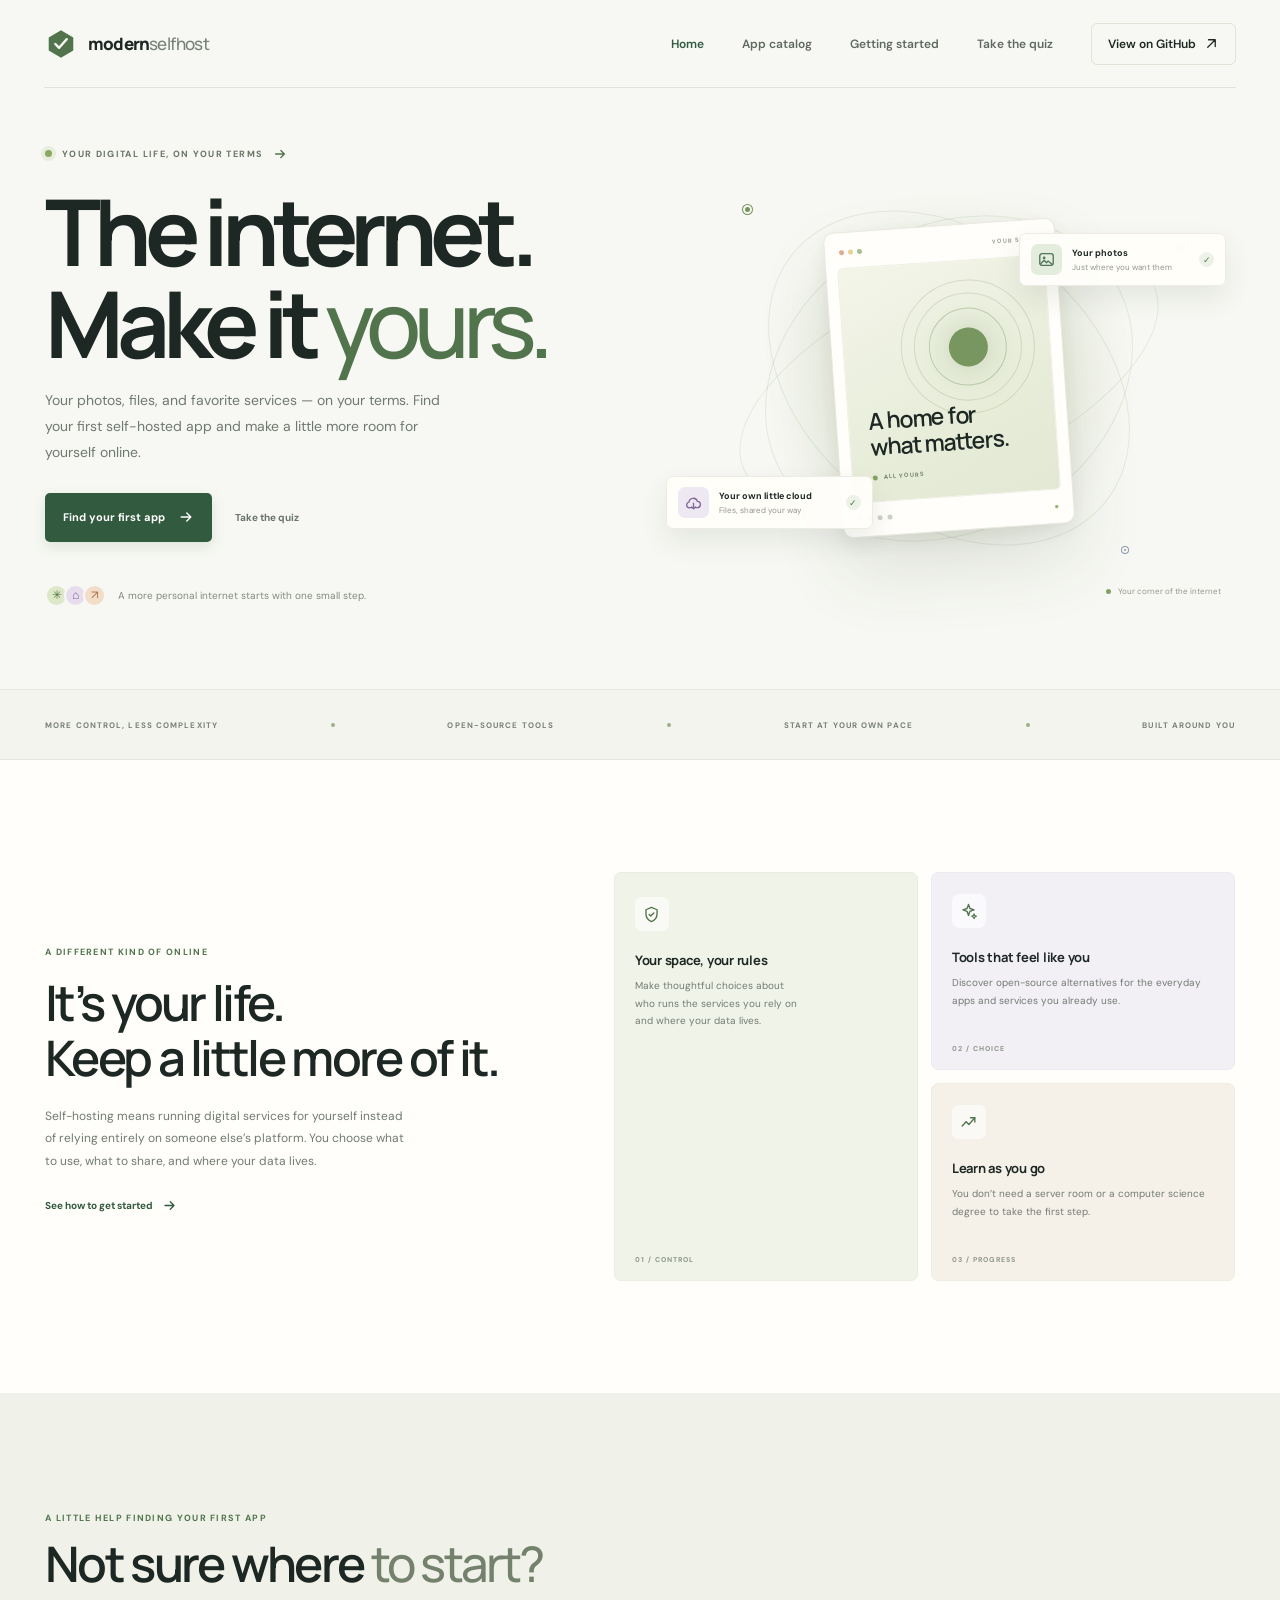
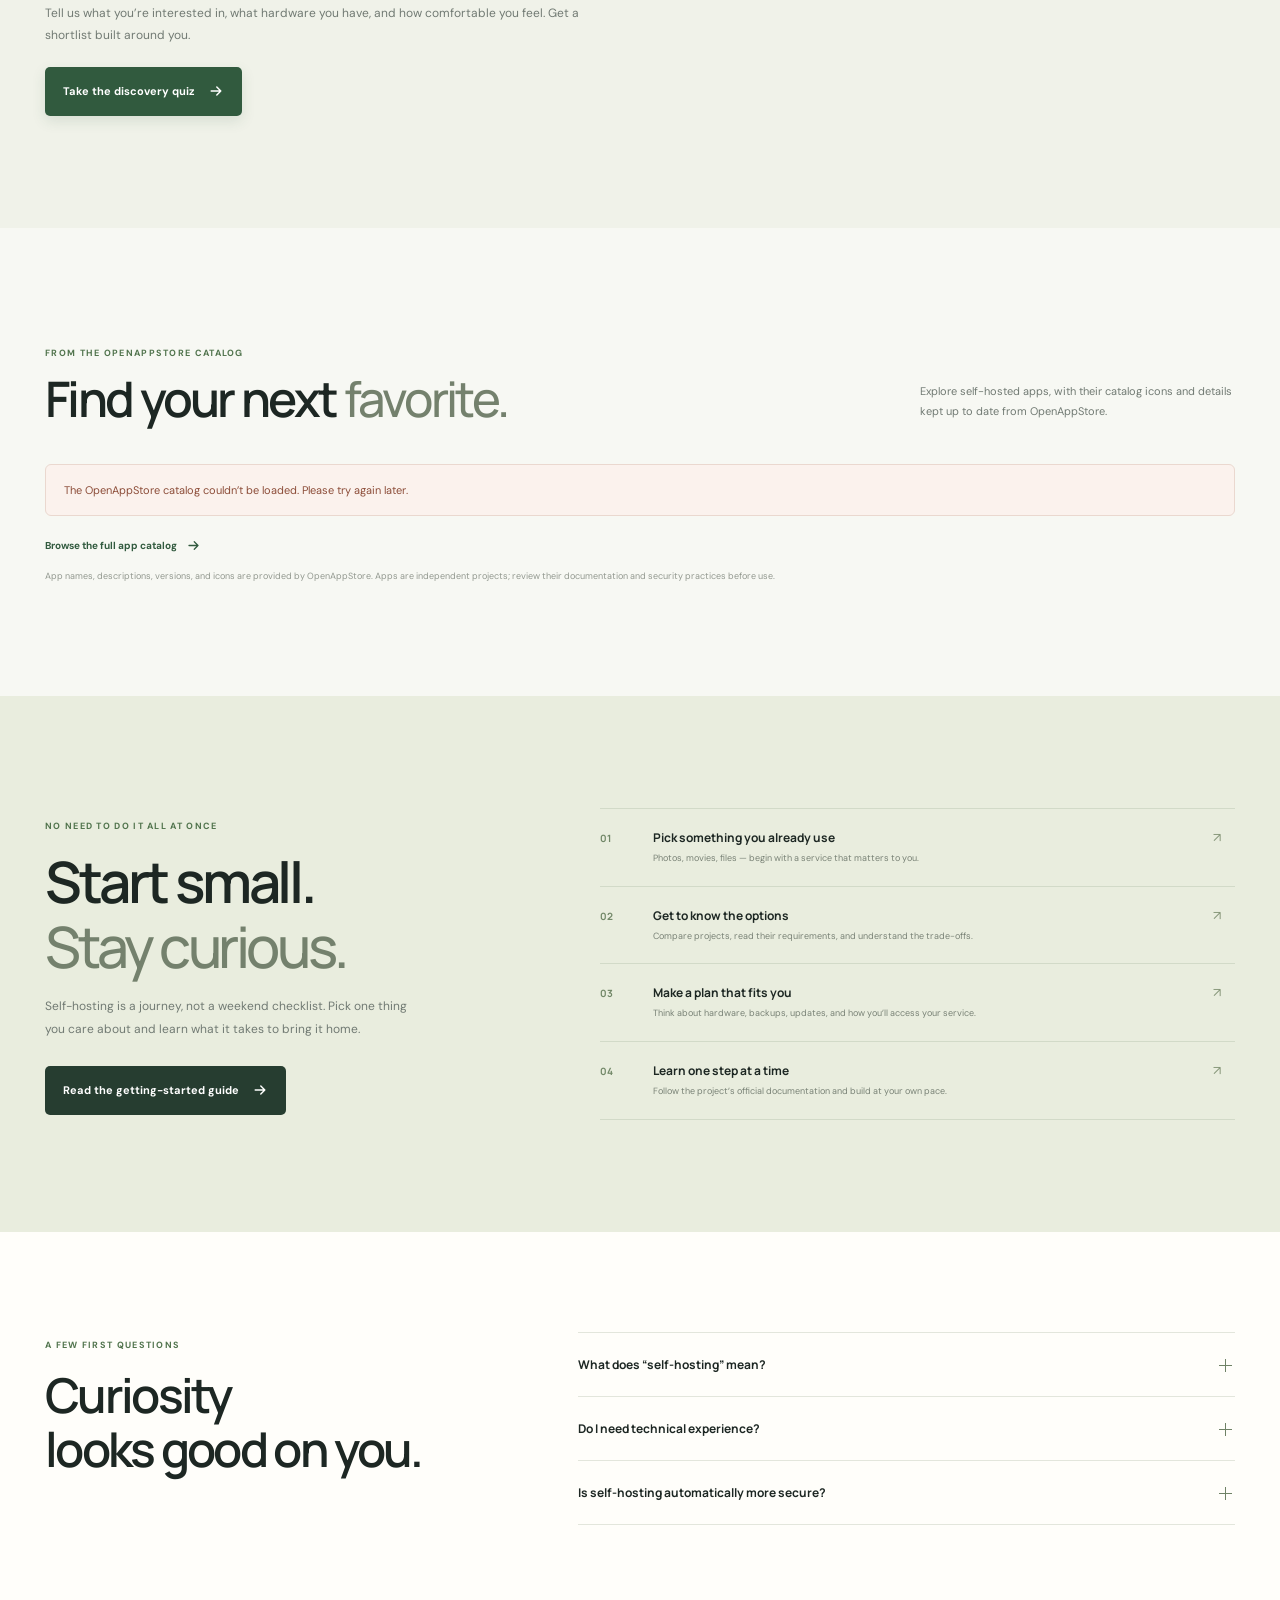
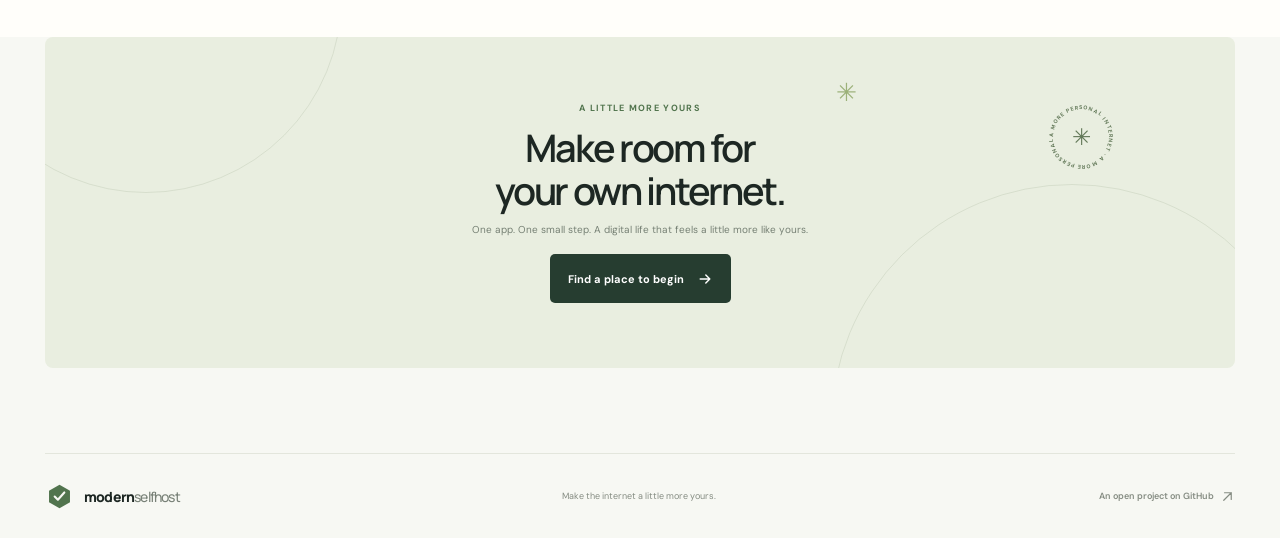
<file: index.html>
<!doctype html>
<html lang="en">
  <head>
    <meta charset="utf-8">
    <meta name="viewport" content="width=device-width, initial-scale=1">
    <meta
      name="description"
      content="A practical starting point for self-hosting. Discover the tools, learn the basics, and build a digital home that feels like yours."
    >
    <meta name="theme-color" content="#f7f8f3">
    <title>Modern Self Host — Make the internet yours</title>
    <link rel="preconnect" href="https://fonts.googleapis.com">
    <link rel="preconnect" href="https://fonts.gstatic.com" crossorigin>
    <link
      href="https://fonts.googleapis.com/css2?family=DM+Sans:wght@400;500;600;700&family=Manrope:wght@400;500;600;700;800&display=swap"
      rel="stylesheet"
    >
    <link rel="stylesheet" href="/styles.css">
    <script src="/script.js" defer></script>
  </head>
  <body>
    <header class="site-header">
      <a class="brand" href="/index.html" aria-label="Modern Self Host home">
        <span class="brand-mark" aria-hidden="true">
          <svg viewBox="0 0 36 36" fill="none">
            <path d="M18 3.5 31 11v14L18 32.5 5 25V11L18 3.5Z" fill="currentColor" />
            <path d="m12 18 4 4 8-9" stroke="#F7F8F3" stroke-width="2.6" stroke-linecap="round" stroke-linejoin="round" />
          </svg>
        </span>
        <span>modern<span class="brand-light">selfhost</span></span>
      </a>

      <button class="menu-toggle" type="button" aria-expanded="false" aria-controls="primary-nav">
        <span class="sr-only">Toggle navigation</span>
        <span></span>
        <span></span>
      </button>

      <nav class="site-nav" id="primary-nav" aria-label="Main navigation">
        <a href="/index.html" aria-current="page">Home</a>
        <a href="/apps.html">App catalog</a>
        <a href="/getting-started.html">Getting started</a>
        <a href="/quiz.html">Take the quiz</a>
        <a class="nav-github" href="https://github.com/ModernSelfHost/Site" target="_blank" rel="noreferrer">
          View on GitHub
          <svg viewBox="0 0 20 20" fill="none" aria-hidden="true">
            <path d="M5 15 15 5M6 5h9v9" stroke="currentColor" stroke-width="1.7" stroke-linecap="round" stroke-linejoin="round" />
          </svg>
        </a>
      </nav>
    </header>

    <main>
      <section class="hero page-wrap">
        <div class="hero-copy">
          <a class="eyebrow" href="#getting-started">
            <span class="eyebrow-dot"></span>
            YOUR DIGITAL LIFE, ON YOUR TERMS
            <svg viewBox="0 0 16 16" fill="none" aria-hidden="true">
              <path d="M3 8h10m-4-4 4 4-4 4" stroke="currentColor" stroke-width="1.5" stroke-linecap="round" stroke-linejoin="round" />
            </svg>
          </a>
          <h1>The internet.<br>Make it <span class="accent-word">yours.</span></h1>
          <p class="hero-lede">
            Your photos, files, and favorite services — on your terms.
            Find your first self-hosted app and make a little more room for yourself online.
          </p>
          <div class="hero-actions">
            <a class="button button-primary" href="#explore">
              Find your first app
              <svg viewBox="0 0 20 20" fill="none" aria-hidden="true">
                <path d="M4 10h12m-5-5 5 5-5 5" stroke="currentColor" stroke-width="1.8" stroke-linecap="round" stroke-linejoin="round" />
              </svg>
            </a>
            <a class="button button-text" href="/quiz.html">Take the quiz</a>
          </div>
          <div class="hero-note">
            <span class="note-avatars" aria-hidden="true">
              <span class="note-avatar avatar-one">✳</span>
              <span class="note-avatar avatar-two">⌂</span>
              <span class="note-avatar avatar-three">↗</span>
            </span>
            <span>A more personal internet starts with one small step.</span>
          </div>
        </div>

        <div class="hero-art" aria-label="Illustration of a personal server connecting your apps">
          <div class="art-glow"></div>
          <div class="orbit orbit-one"></div>
          <div class="orbit orbit-two"></div>
          <div class="orbit orbit-three"></div>
          <div class="orbit-dot dot-one"></div>
          <div class="orbit-dot dot-two"></div>
          <div class="orbit-dot dot-three"></div>
          <div class="float-card float-card-top">
            <span class="app-icon icon-photo" aria-hidden="true">
              <svg viewBox="0 0 24 24" fill="none">
                <rect x="3.5" y="4.5" width="17" height="15" rx="3" stroke="currentColor" stroke-width="1.7" />
                <circle cx="9" cy="10" r="1.7" fill="currentColor" />
                <path d="m5 17 4-4 3 3 2-2 5 4" stroke="currentColor" stroke-width="1.7" stroke-linecap="round" stroke-linejoin="round" />
              </svg>
            </span>
            <span><strong>Your photos</strong><small>Just where you want them</small></span>
            <span class="card-check" aria-hidden="true">✓</span>
          </div>
          <div class="float-card float-card-bottom">
            <span class="app-icon icon-cloud" aria-hidden="true">
              <svg viewBox="0 0 24 24" fill="none">
                <path d="M7.5 18.5h9a4 4 0 0 0 .4-8 5.5 5.5 0 0 0-10.7 1.1 3.5 3.5 0 0 0 1.3 6.9Z" stroke="currentColor" stroke-width="1.7" stroke-linecap="round" stroke-linejoin="round" />
                <path d="M12 13v7m-2.5-2.5L12 20l2.5-2.5" stroke="currentColor" stroke-width="1.7" stroke-linecap="round" stroke-linejoin="round" />
              </svg>
            </span>
            <span><strong>Your own little cloud</strong><small>Files, shared your way</small></span>
            <span class="card-check" aria-hidden="true">✓</span>
          </div>
          <div class="server">
            <div class="server-top"><span></span><span></span><span></span><i>YOUR SPACE</i></div>
            <div class="server-screen">
              <div class="screen-orb"><span></span></div>
              <div class="screen-title">A home for<br>what matters.</div>
              <div class="screen-status"><span></span> ALL YOURS</div>
            </div>
            <div class="server-base"><span></span><span></span><span></span><span></span><b>●</b></div>
          </div>
          <div class="hero-art-caption"><span></span> Your corner of the internet</div>
        </div>
      </section>

      <section class="trust-strip" aria-label="Project values">
        <div class="trust-inner page-wrap">
          <span>MORE CONTROL, LESS COMPLEXITY</span>
          <i></i>
          <span>OPEN-SOURCE TOOLS</span>
          <i></i>
          <span>START AT YOUR OWN PACE</span>
          <i></i>
          <span>BUILT AROUND YOU</span>
        </div>
      </section>

      <section class="why-section section-pad" id="why">
        <div class="page-wrap why-layout">
          <div class="section-intro">
            <span class="section-kicker">A different kind of online</span>
            <h2>It’s your life.<br>Keep a little more of it.</h2>
            <p>
              Self-hosting means running digital services for yourself instead of relying
              entirely on someone else’s platform. You choose what to use, what to share,
              and where your data lives.
            </p>
            <a class="inline-link" href="#getting-started">
              See how to get started
              <svg viewBox="0 0 20 20" fill="none" aria-hidden="true">
                <path d="M4 10h12m-5-5 5 5-5 5" stroke="currentColor" stroke-width="1.7" stroke-linecap="round" stroke-linejoin="round" />
              </svg>
            </a>
          </div>
          <div class="value-cards">
            <article class="value-card value-card-green">
              <span class="value-icon" aria-hidden="true">
                <svg viewBox="0 0 24 24" fill="none"><path d="M12 3 19 6v5c0 4.7-3 8.3-7 10-4-1.7-7-5.3-7-10V6l7-3Z" stroke="currentColor" stroke-width="1.7" stroke-linejoin="round" /><path d="m9 12 2 2 4-4" stroke="currentColor" stroke-width="1.7" stroke-linecap="round" stroke-linejoin="round" /></svg>
              </span>
              <h3>Your space, your rules</h3>
              <p>Make thoughtful choices about who runs the services you rely on and where your data lives.</p>
              <span class="card-number">01 / CONTROL</span>
            </article>
            <article class="value-card value-card-lilac">
              <span class="value-icon" aria-hidden="true">
                <svg viewBox="0 0 24 24" fill="none"><path d="m12 3 1.8 5.2L19 10l-5.2 1.8L12 17l-1.8-5.2L5 10l5.2-1.8L12 3Z" stroke="currentColor" stroke-width="1.7" stroke-linejoin="round" /><path d="m19 15 .9 2.1L22 18l-2.1.9L19 21l-.9-2.1L16 18l2.1-.9L19 15Z" stroke="currentColor" stroke-width="1.5" stroke-linejoin="round" /></svg>
              </span>
              <h3>Tools that feel like you</h3>
              <p>Discover open-source alternatives for the everyday apps and services you already use.</p>
              <span class="card-number">02 / CHOICE</span>
            </article>
            <article class="value-card value-card-peach">
              <span class="value-icon" aria-hidden="true">
                <svg viewBox="0 0 24 24" fill="none"><path d="M4 16.5 9 11l3.5 3.5L20 6" stroke="currentColor" stroke-width="1.7" stroke-linecap="round" stroke-linejoin="round" /><path d="M14.5 6H20v5.5" stroke="currentColor" stroke-width="1.7" stroke-linecap="round" stroke-linejoin="round" /></svg>
              </span>
              <h3>Learn as you go</h3>
              <p>You don’t need a server room or a computer science degree to take the first step.</p>
              <span class="card-number">03 / PROGRESS</span>
            </article>
          </div>
        </div>
      </section>

      <section class="quiz-promo section-pad">
        <div class="page-wrap">
          <div class="quiz-heading">
            <span class="section-kicker">A little help finding your first app</span>
            <h2>Not sure where <span class="heading-light">to start?</span></h2>
            <p>Tell us what you’re interested in, what hardware you have, and how comfortable you feel. Get a shortlist built around you.</p>
          </div>
          <a class="button button-primary" href="/quiz.html">
            Take the discovery quiz
            <svg viewBox="0 0 20 20" fill="none" aria-hidden="true">
              <path d="M4 10h12m-5-5 5 5-5 5" stroke="currentColor" stroke-width="1.8" stroke-linecap="round" stroke-linejoin="round" />
            </svg>
          </a>
        </div>
      </section>

      <section class="explore-section section-pad" id="explore">
        <div class="page-wrap">
          <div class="explore-heading">
            <div>
              <span class="section-kicker">From the OpenAppStore catalog</span>
              <h2>Find your next <span class="heading-light">favorite.</span></h2>
            </div>
            <p>Explore self-hosted apps, with their catalog icons and details kept up to date from OpenAppStore.</p>
          </div>
          <p class="app-status" id="app-status" role="status" aria-live="polite">Loading apps from OpenAppStore…</p>
          <div class="app-grid" id="app-grid" data-catalog-limit="4" aria-describedby="app-status"></div>
          <div class="app-load-error" id="app-load-error" role="alert" hidden>
            The OpenAppStore catalog couldn’t be loaded. Please try again later.
          </div>
          <a class="inline-link app-catalog-link" href="/apps.html">
            Browse the full app catalog
            <svg viewBox="0 0 20 20" fill="none" aria-hidden="true">
              <path d="M4 10h12m-5-5 5 5-5 5" stroke="currentColor" stroke-width="1.7" stroke-linecap="round" stroke-linejoin="round" />
            </svg>
          </a>
          <p class="app-disclaimer">
            App names, descriptions, versions, and icons are provided by OpenAppStore. Apps are independent projects; review their documentation and security practices before use.
          </p>
        </div>
      </section>

      <section class="start-section section-pad" id="getting-started">
        <div class="page-wrap start-layout">
          <div class="start-copy">
            <span class="section-kicker">No need to do it all at once</span>
            <h2>Start small.<br><span class="heading-light">Stay curious.</span></h2>
            <p>Self-hosting is a journey, not a weekend checklist. Pick one thing you care about and learn what it takes to bring it home.</p>
            <a class="button button-dark" href="/getting-started.html">
              Read the getting-started guide
              <svg viewBox="0 0 20 20" fill="none" aria-hidden="true">
                <path d="M4 10h12m-5-5 5 5-5 5" stroke="currentColor" stroke-width="1.8" stroke-linecap="round" stroke-linejoin="round" />
              </svg>
            </a>
          </div>
          <div class="steps">
            <article class="step">
              <span class="step-number">01</span>
              <div><h3>Pick something you already use</h3><p>Photos, movies, files — begin with a service that matters to you.</p></div>
              <span class="step-mark">↗</span>
            </article>
            <article class="step">
              <span class="step-number">02</span>
              <div><h3>Get to know the options</h3><p>Compare projects, read their requirements, and understand the trade-offs.</p></div>
              <span class="step-mark">↗</span>
            </article>
            <article class="step">
              <span class="step-number">03</span>
              <div><h3>Make a plan that fits you</h3><p>Think about hardware, backups, updates, and how you’ll access your service.</p></div>
              <span class="step-mark">↗</span>
            </article>
            <article class="step">
              <span class="step-number">04</span>
              <div><h3>Learn one step at a time</h3><p>Follow the project’s official documentation and build at your own pace.</p></div>
              <span class="step-mark">↗</span>
            </article>
          </div>
        </div>
      </section>

      <section class="faq-section">
        <div class="page-wrap faq-layout">
          <div>
            <span class="section-kicker">A few first questions</span>
            <h2>Curiosity<br>looks good on you.</h2>
          </div>
          <div class="faq-list">
            <details>
              <summary>What does “self-hosting” mean?<span></span></summary>
              <p>It means running an application or service on hardware you control, rather than relying solely on a hosted service. That might be a computer at home or a rented server.</p>
            </details>
            <details>
              <summary>Do I need technical experience?<span></span></summary>
              <p>A little curiosity helps, but you can start by exploring projects and learning their requirements. The right first project depends on your comfort level and what you want to host.</p>
            </details>
            <details>
              <summary>Is self-hosting automatically more secure?<span></span></summary>
              <p>No. Running a service yourself means you’re responsible for keeping it updated, protecting access, and maintaining backups. Understand the risks before putting sensitive data or services online.</p>
            </details>
          </div>
        </div>
      </section>

      <section class="closing page-wrap">
        <div class="closing-card">
          <div class="closing-spark" aria-hidden="true">✳</div>
          <span class="section-kicker">A little more yours</span>
          <h2>Make room for<br>your own internet.</h2>
          <p>One app. One small step. A digital life that feels a little more like yours.</p>
          <a class="button button-dark" href="/getting-started.html">
            Find a place to begin
            <svg viewBox="0 0 20 20" fill="none" aria-hidden="true">
              <path d="M4 10h12m-5-5 5 5-5 5" stroke="currentColor" stroke-width="1.8" stroke-linecap="round" stroke-linejoin="round" />
            </svg>
          </a>
          <div class="closing-stamp" aria-hidden="true">
            <svg viewBox="0 0 120 120">
              <defs><path id="stamp-circle" d="M60,60 m-43,0 a43,43 0 1,1 86,0 a43,43 0 1,1 -86,0" /></defs>
              <text><textPath href="#stamp-circle">A MORE PERSONAL INTERNET · A MORE PERSONAL INTERNET · </textPath></text>
            </svg>
            <span>✳</span>
          </div>
        </div>
      </section>
    </main>

    <footer class="site-footer page-wrap">
      <a class="brand footer-brand" href="/index.html" aria-label="Modern Self Host home">
        <span class="brand-mark" aria-hidden="true">
          <svg viewBox="0 0 36 36" fill="none">
            <path d="M18 3.5 31 11v14L18 32.5 5 25V11L18 3.5Z" fill="currentColor" />
            <path d="m12 18 4 4 8-9" stroke="#F7F8F3" stroke-width="2.6" stroke-linecap="round" stroke-linejoin="round" />
          </svg>
        </span>
        <span>modern<span class="brand-light">selfhost</span></span>
      </a>
      <span class="footer-note">Make the internet a little more yours.</span>
      <a class="footer-link" href="https://github.com/ModernSelfHost/Site" target="_blank" rel="noreferrer">
        An open project on GitHub
        <svg viewBox="0 0 20 20" fill="none" aria-hidden="true">
          <path d="M5 15 15 5M6 5h9v9" stroke="currentColor" stroke-width="1.6" stroke-linecap="round" stroke-linejoin="round" />
        </svg>
      </a>
    </footer>
  </body>
</html>
</file>
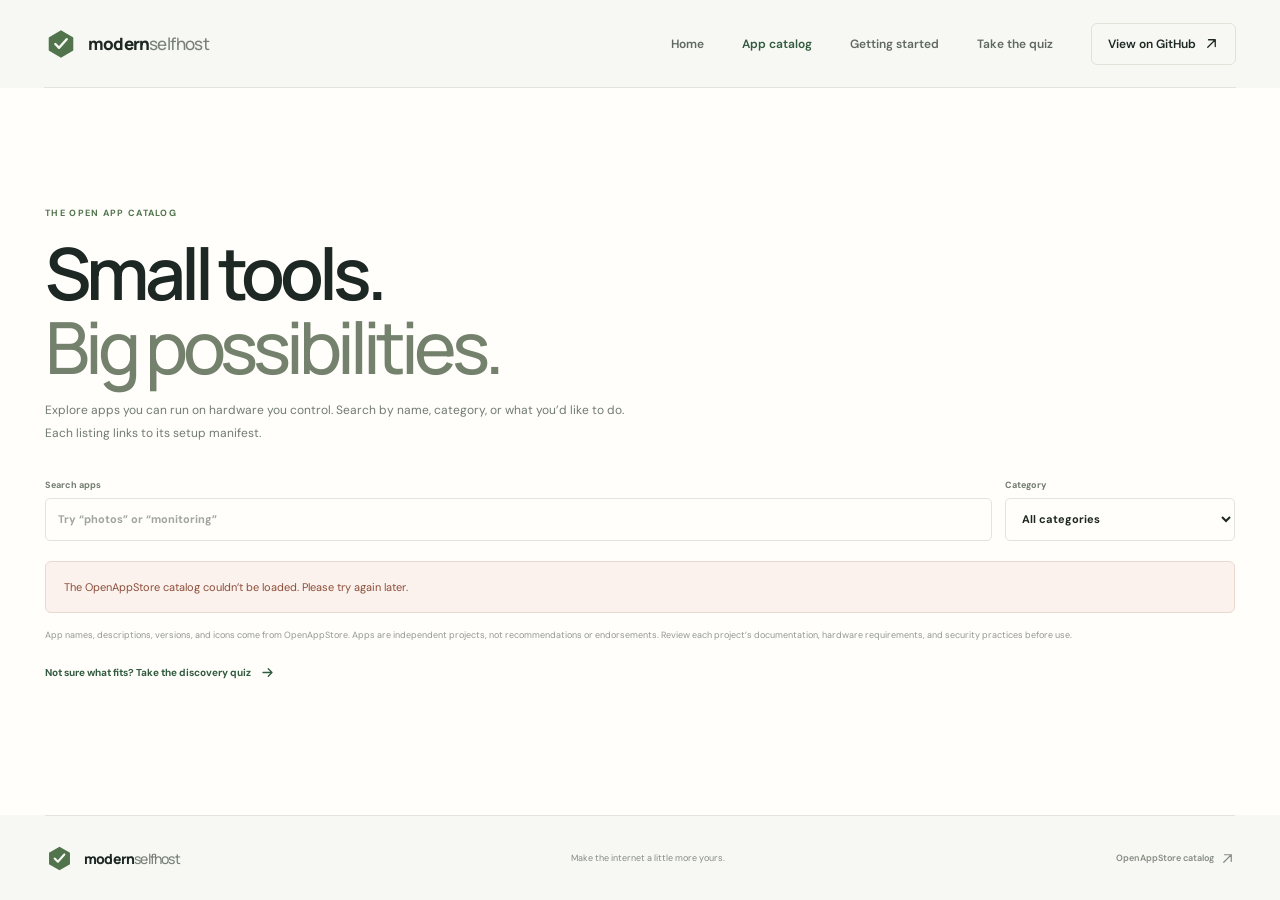
<file: apps.html>
<!doctype html>
<html lang="en">
  <head>
    <meta charset="utf-8">
    <meta name="viewport" content="width=device-width, initial-scale=1">
    <meta name="description" content="Browse self-hosted apps in the Modern Self Host OpenAppStore catalog. Search by name, category, or what an app does.">
    <meta name="theme-color" content="#f7f8f3">
    <title>App Catalog — Modern Self Host</title>
    <link rel="preconnect" href="https://fonts.googleapis.com">
    <link rel="preconnect" href="https://fonts.gstatic.com" crossorigin>
    <link href="https://fonts.googleapis.com/css2?family=DM+Sans:wght@400;500;600;700&family=Manrope:wght@400;500;600;700;800&display=swap" rel="stylesheet">
    <link rel="stylesheet" href="/styles.css">
    <script src="/script.js" defer></script>
  </head>
  <body>
    <header class="site-header">
      <a class="brand" href="/index.html" aria-label="Modern Self Host home">
        <span class="brand-mark" aria-hidden="true">
          <svg viewBox="0 0 36 36" fill="none"><path d="M18 3.5 31 11v14L18 32.5 5 25V11L18 3.5Z" fill="currentColor" /><path d="m12 18 4 4 8-9" stroke="#F7F8F3" stroke-width="2.6" stroke-linecap="round" stroke-linejoin="round" /></svg>
        </span>
        <span>modern<span class="brand-light">selfhost</span></span>
      </a>
      <button class="menu-toggle" type="button" aria-expanded="false" aria-controls="primary-nav">
        <span class="sr-only">Toggle navigation</span><span></span><span></span>
      </button>
      <nav class="site-nav" id="primary-nav" aria-label="Main navigation">
        <a href="/index.html">Home</a>
        <a href="/apps.html" aria-current="page">App catalog</a>
        <a href="/getting-started.html">Getting started</a>
        <a href="/quiz.html">Take the quiz</a>
        <a class="nav-github" href="https://github.com/ModernSelfHost/Site" target="_blank" rel="noreferrer">View on GitHub<svg viewBox="0 0 20 20" fill="none" aria-hidden="true"><path d="M5 15 15 5M6 5h9v9" stroke="currentColor" stroke-width="1.7" stroke-linecap="round" stroke-linejoin="round" /></svg></a>
      </nav>
    </header>

    <main>
      <section class="catalog-page section-pad">
        <div class="page-wrap">
          <div class="page-heading">
            <span class="section-kicker">The open app catalog</span>
            <h1>Small tools.<br><span class="heading-light">Big possibilities.</span></h1>
            <p>Explore apps you can run on hardware you control. Search by name, category, or what you’d like to do. Each listing links to its setup manifest.</p>
          </div>
          <div class="catalog-controls">
            <label class="catalog-field">
              <span>Search apps</span>
              <input id="app-search" type="search" placeholder="Try “photos” or “monitoring”" autocomplete="off">
            </label>
            <label class="catalog-field catalog-category">
              <span>Category</span>
              <select id="category-filter">
                <option value="">All categories</option>
              </select>
            </label>
          </div>
          <p class="app-status" id="app-status" role="status" aria-live="polite">Loading apps from OpenAppStore…</p>
          <div class="app-grid" id="app-grid" aria-describedby="app-status"></div>
          <p class="catalog-empty" id="app-empty" hidden>No apps match those filters. Try another search or category.</p>
          <div class="app-load-error" id="app-load-error" role="alert" hidden>
            The OpenAppStore catalog couldn’t be loaded. Please try again later.
          </div>
          <p class="app-disclaimer">
            App names, descriptions, versions, and icons come from OpenAppStore. Apps are independent projects, not recommendations or endorsements. Review each project’s documentation, hardware requirements, and security practices before use.
          </p>
          <a class="inline-link catalog-back-link" href="/quiz.html">Not sure what fits? Take the discovery quiz<svg viewBox="0 0 20 20" fill="none" aria-hidden="true"><path d="M4 10h12m-5-5 5 5-5 5" stroke="currentColor" stroke-width="1.7" stroke-linecap="round" stroke-linejoin="round" /></svg></a>
        </div>
      </section>
    </main>

    <footer class="site-footer page-wrap">
      <a class="brand footer-brand" href="/index.html" aria-label="Modern Self Host home">
        <span class="brand-mark" aria-hidden="true"><svg viewBox="0 0 36 36" fill="none"><path d="M18 3.5 31 11v14L18 32.5 5 25V11L18 3.5Z" fill="currentColor" /><path d="m12 18 4 4 8-9" stroke="#F7F8F3" stroke-width="2.6" stroke-linecap="round" stroke-linejoin="round" /></svg></span>
        <span>modern<span class="brand-light">selfhost</span></span>
      </a>
      <span class="footer-note">Make the internet a little more yours.</span>
      <a class="footer-link" href="https://modernselfhost.github.io/openappstore/" target="_blank" rel="noreferrer">OpenAppStore catalog<svg viewBox="0 0 20 20" fill="none" aria-hidden="true"><path d="M5 15 15 5M6 5h9v9" stroke="currentColor" stroke-width="1.6" stroke-linecap="round" stroke-linejoin="round" /></svg></a>
    </footer>
  </body>
</html>
</file>
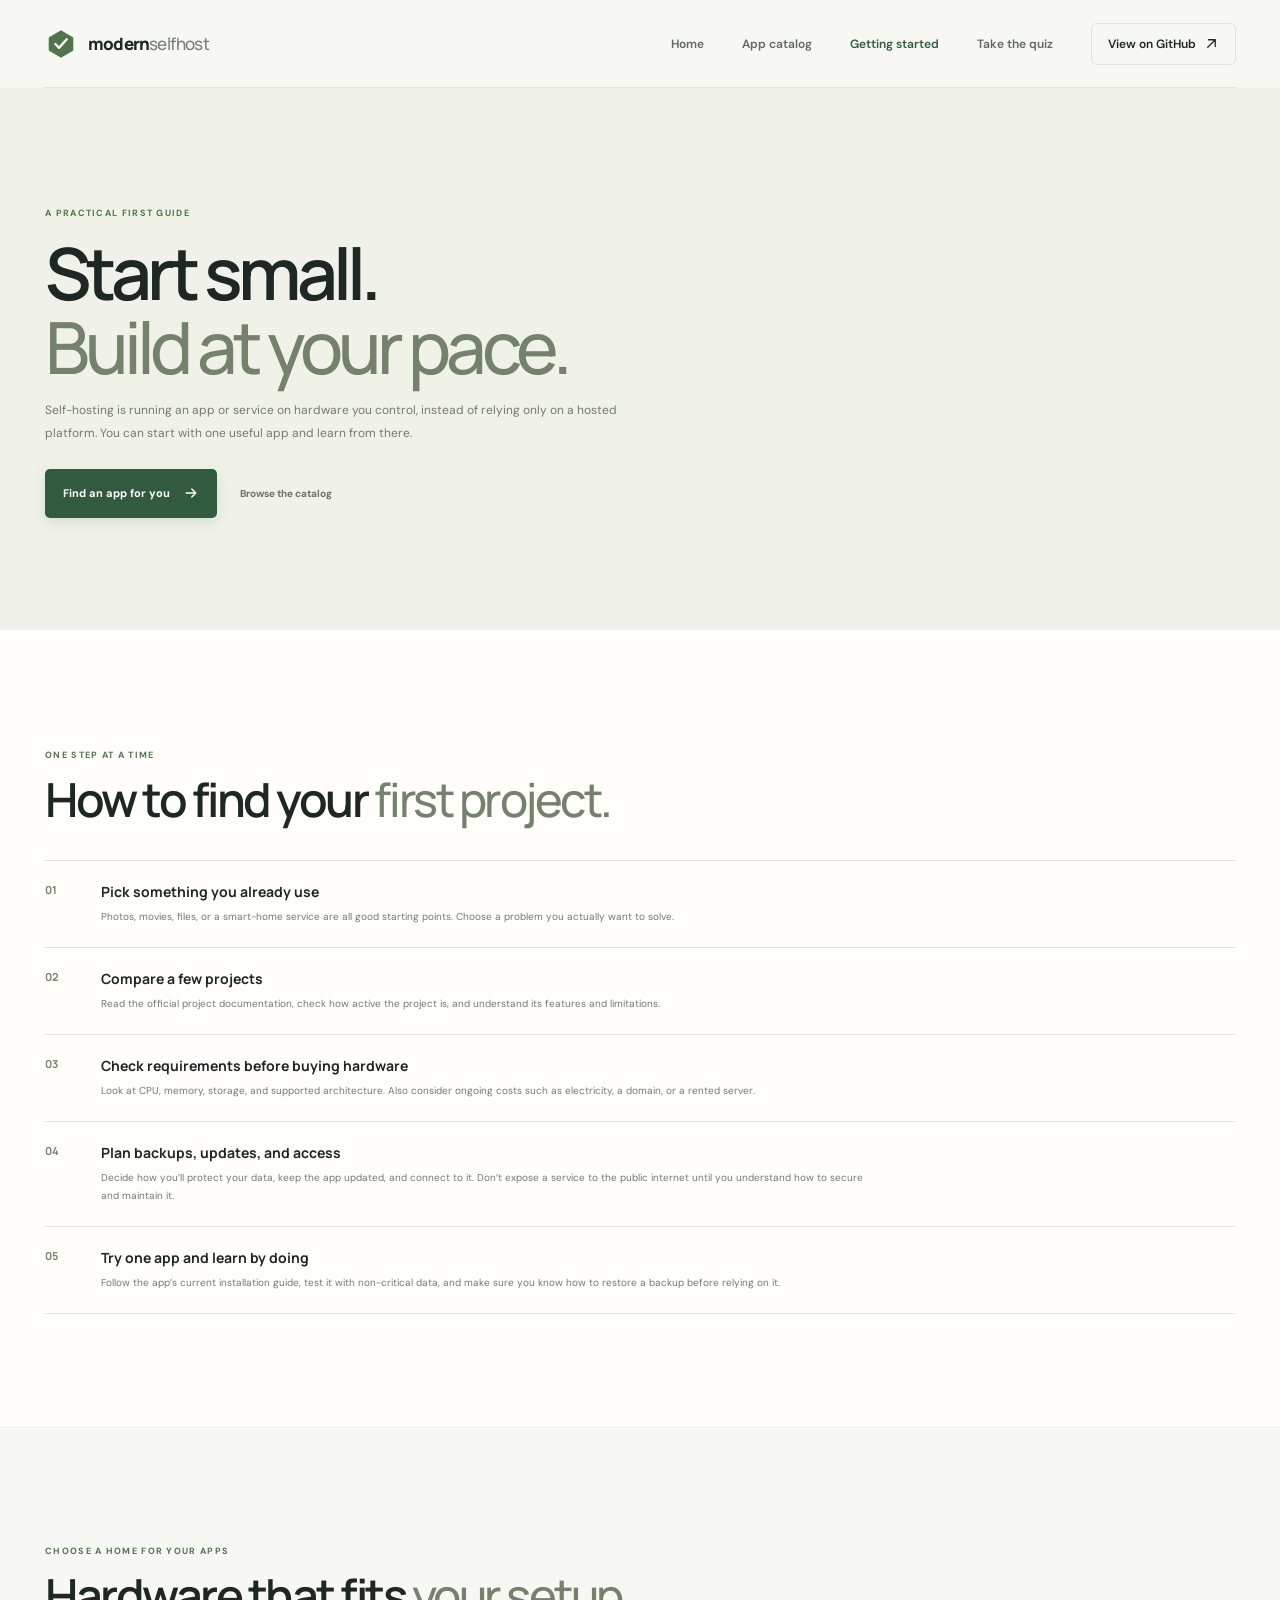
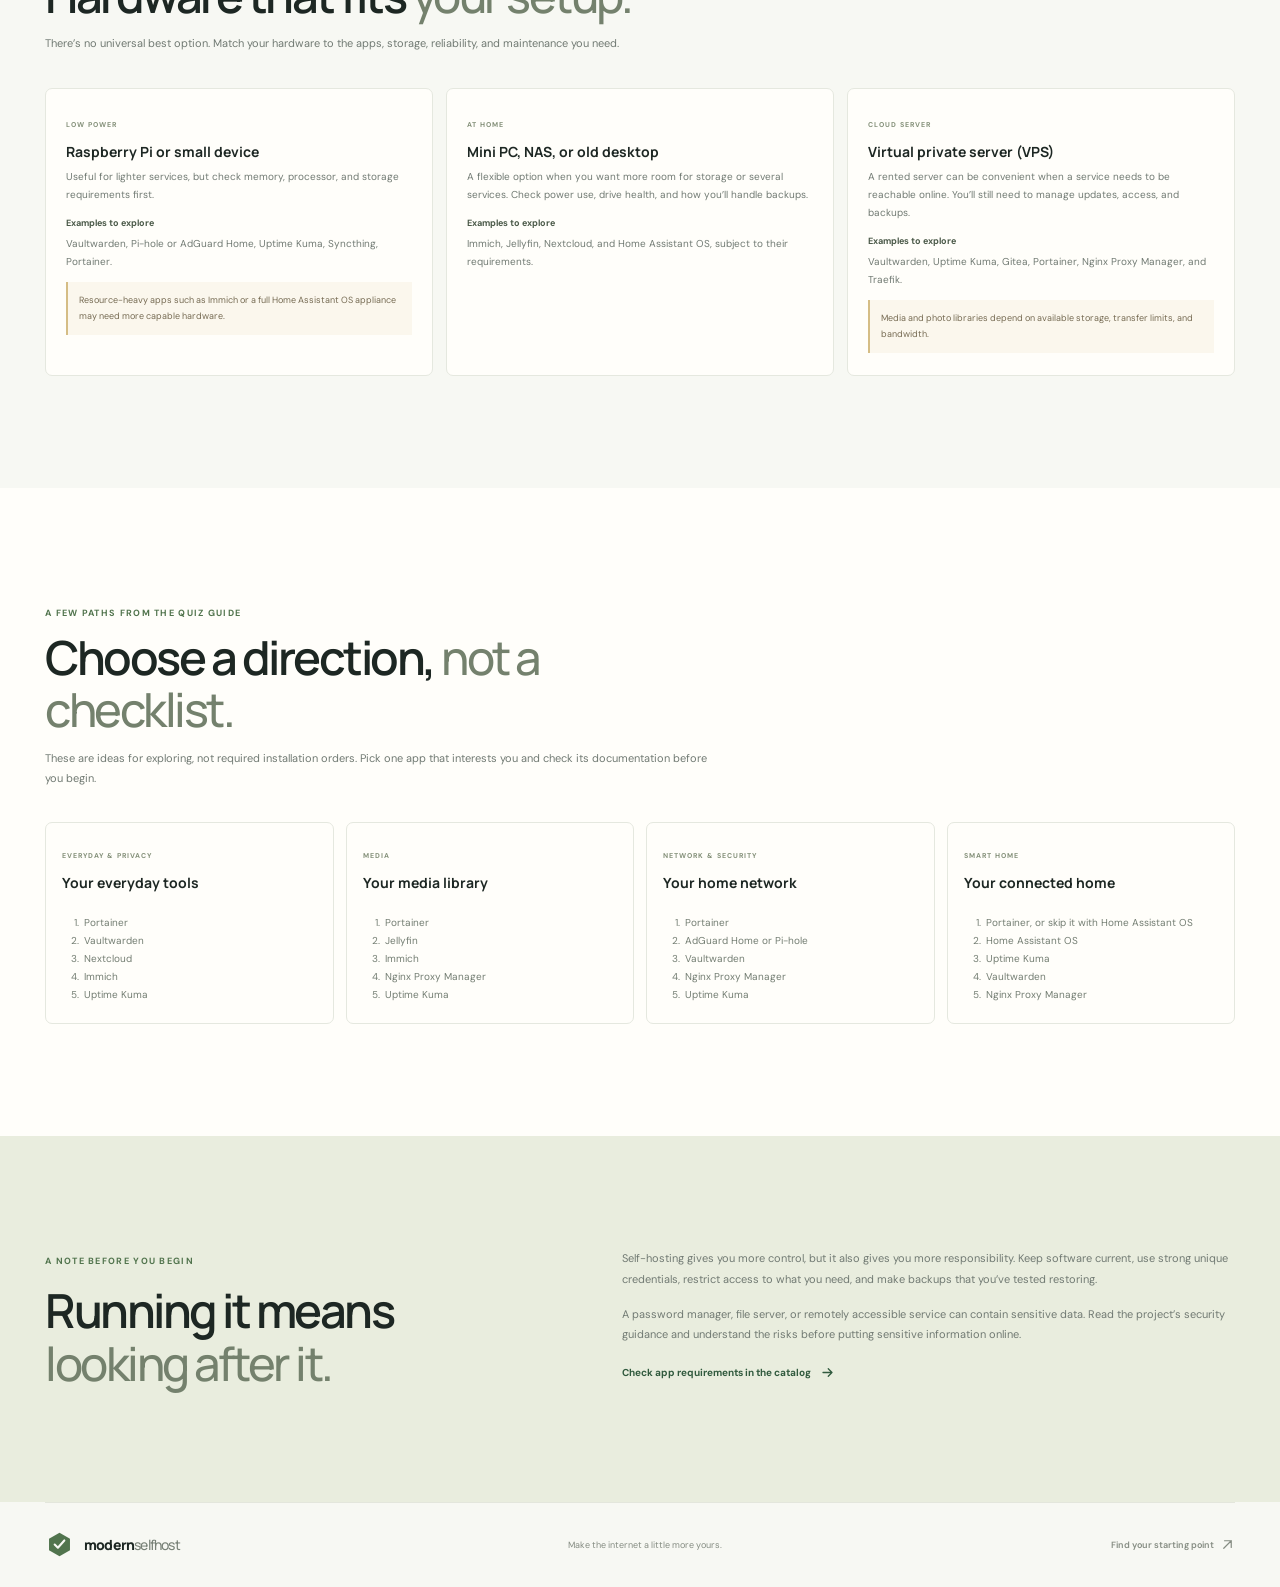
<file: getting-started.html>
<!doctype html>
<html lang="en">
  <head>
    <meta charset="utf-8">
    <meta name="viewport" content="width=device-width, initial-scale=1">
    <meta name="description" content="A practical beginner's guide to choosing your first self-hosted app, thinking about hardware, and planning for security and backups.">
    <meta name="theme-color" content="#f7f8f3">
    <title>Getting Started — Modern Self Host</title>
    <link rel="preconnect" href="https://fonts.googleapis.com">
    <link rel="preconnect" href="https://fonts.gstatic.com" crossorigin>
    <link href="https://fonts.googleapis.com/css2?family=DM+Sans:wght@400;500;600;700&family=Manrope:wght@400;500;600;700;800&display=swap" rel="stylesheet">
    <link rel="stylesheet" href="/styles.css">
    <script src="/script.js" defer></script>
  </head>
  <body>
    <header class="site-header">
      <a class="brand" href="/index.html" aria-label="Modern Self Host home">
        <span class="brand-mark" aria-hidden="true">
          <svg viewBox="0 0 36 36" fill="none"><path d="M18 3.5 31 11v14L18 32.5 5 25V11L18 3.5Z" fill="currentColor" /><path d="m12 18 4 4 8-9" stroke="#F7F8F3" stroke-width="2.6" stroke-linecap="round" stroke-linejoin="round" /></svg>
        </span>
        <span>modern<span class="brand-light">selfhost</span></span>
      </a>
      <button class="menu-toggle" type="button" aria-expanded="false" aria-controls="primary-nav">
        <span class="sr-only">Toggle navigation</span><span></span><span></span>
      </button>
      <nav class="site-nav" id="primary-nav" aria-label="Main navigation">
        <a href="/index.html">Home</a>
        <a href="/apps.html">App catalog</a>
        <a href="/getting-started.html" aria-current="page">Getting started</a>
        <a href="/quiz.html">Take the quiz</a>
        <a class="nav-github" href="https://github.com/ModernSelfHost/Site" target="_blank" rel="noreferrer">View on GitHub<svg viewBox="0 0 20 20" fill="none" aria-hidden="true"><path d="M5 15 15 5M6 5h9v9" stroke="currentColor" stroke-width="1.7" stroke-linecap="round" stroke-linejoin="round" /></svg></a>
      </nav>
    </header>

    <main>
      <section class="guide-hero section-pad">
        <div class="page-wrap">
          <span class="section-kicker">A practical first guide</span>
          <h1>Start small.<br><span class="heading-light">Build at your pace.</span></h1>
          <p>Self-hosting is running an app or service on hardware you control, instead of relying only on a hosted platform. You can start with one useful app and learn from there.</p>
          <div class="hero-actions">
            <a class="button button-primary" href="/quiz.html">Find an app for you<svg viewBox="0 0 20 20" fill="none" aria-hidden="true"><path d="M4 10h12m-5-5 5 5-5 5" stroke="currentColor" stroke-width="1.8" stroke-linecap="round" stroke-linejoin="round" /></svg></a>
            <a class="button button-text" href="/apps.html">Browse the catalog</a>
          </div>
        </div>
      </section>

      <section class="guide-section section-pad">
        <div class="page-wrap">
          <div class="guide-section-heading">
            <span class="section-kicker">One step at a time</span>
            <h2>How to find your <span class="heading-light">first project.</span></h2>
          </div>
          <div class="guide-steps">
            <article class="guide-step"><span>01</span><div><h3>Pick something you already use</h3><p>Photos, movies, files, or a smart-home service are all good starting points. Choose a problem you actually want to solve.</p></div></article>
            <article class="guide-step"><span>02</span><div><h3>Compare a few projects</h3><p>Read the official project documentation, check how active the project is, and understand its features and limitations.</p></div></article>
            <article class="guide-step"><span>03</span><div><h3>Check requirements before buying hardware</h3><p>Look at CPU, memory, storage, and supported architecture. Also consider ongoing costs such as electricity, a domain, or a rented server.</p></div></article>
            <article class="guide-step"><span>04</span><div><h3>Plan backups, updates, and access</h3><p>Decide how you’ll protect your data, keep the app updated, and connect to it. Don’t expose a service to the public internet until you understand how to secure and maintain it.</p></div></article>
            <article class="guide-step"><span>05</span><div><h3>Try one app and learn by doing</h3><p>Follow the app’s current installation guide, test it with non-critical data, and make sure you know how to restore a backup before relying on it.</p></div></article>
          </div>
        </div>
      </section>

      <section class="guide-hardware section-pad">
        <div class="page-wrap">
          <div class="guide-section-heading">
            <span class="section-kicker">Choose a home for your apps</span>
            <h2>Hardware that fits <span class="heading-light">your setup.</span></h2>
            <p>There’s no universal best option. Match your hardware to the apps, storage, reliability, and maintenance you need.</p>
          </div>
          <div class="guide-cards">
            <article class="guide-card"><span class="guide-card-tag">LOW POWER</span><h3>Raspberry Pi or small device</h3><p>Useful for lighter services, but check memory, processor, and storage requirements first.</p><p class="guide-apps"><strong>Examples to explore</strong>Vaultwarden, Pi-hole or AdGuard Home, Uptime Kuma, Syncthing, Portainer.</p><p class="guide-caution">Resource-heavy apps such as Immich or a full Home Assistant OS appliance may need more capable hardware.</p></article>
            <article class="guide-card"><span class="guide-card-tag">AT HOME</span><h3>Mini PC, NAS, or old desktop</h3><p>A flexible option when you want more room for storage or several services. Check power use, drive health, and how you’ll handle backups.</p><p class="guide-apps"><strong>Examples to explore</strong>Immich, Jellyfin, Nextcloud, and Home Assistant OS, subject to their requirements.</p></article>
            <article class="guide-card"><span class="guide-card-tag">CLOUD SERVER</span><h3>Virtual private server (VPS)</h3><p>A rented server can be convenient when a service needs to be reachable online. You’ll still need to manage updates, access, and backups.</p><p class="guide-apps"><strong>Examples to explore</strong>Vaultwarden, Uptime Kuma, Gitea, Portainer, Nginx Proxy Manager, and Traefik.</p><p class="guide-caution">Media and photo libraries depend on available storage, transfer limits, and bandwidth.</p></article>
          </div>
        </div>
      </section>

      <section class="guide-section section-pad">
        <div class="page-wrap">
          <div class="guide-section-heading">
            <span class="section-kicker">A few paths from the quiz guide</span>
            <h2>Choose a direction, <span class="heading-light">not a checklist.</span></h2>
            <p>These are ideas for exploring, not required installation orders. Pick one app that interests you and check its documentation before you begin.</p>
          </div>
          <div class="path-grid">
            <article class="path-card"><span class="guide-card-tag">EVERYDAY & PRIVACY</span><h3>Your everyday tools</h3><ol><li>Portainer</li><li>Vaultwarden</li><li>Nextcloud</li><li>Immich</li><li>Uptime Kuma</li></ol></article>
            <article class="path-card"><span class="guide-card-tag">MEDIA</span><h3>Your media library</h3><ol><li>Portainer</li><li>Jellyfin</li><li>Immich</li><li>Nginx Proxy Manager</li><li>Uptime Kuma</li></ol></article>
            <article class="path-card"><span class="guide-card-tag">NETWORK & SECURITY</span><h3>Your home network</h3><ol><li>Portainer</li><li>AdGuard Home or Pi-hole</li><li>Vaultwarden</li><li>Nginx Proxy Manager</li><li>Uptime Kuma</li></ol></article>
            <article class="path-card"><span class="guide-card-tag">SMART HOME</span><h3>Your connected home</h3><ol><li>Portainer, or skip it with Home Assistant OS</li><li>Home Assistant OS</li><li>Uptime Kuma</li><li>Vaultwarden</li><li>Nginx Proxy Manager</li></ol></article>
          </div>
        </div>
      </section>

      <section class="guide-safety section-pad">
        <div class="page-wrap safety-layout">
          <div><span class="section-kicker">A note before you begin</span><h2>Running it means <span class="heading-light">looking after it.</span></h2></div>
          <div class="safety-copy">
            <p>Self-hosting gives you more control, but it also gives you more responsibility. Keep software current, use strong unique credentials, restrict access to what you need, and make backups that you’ve tested restoring.</p>
            <p>A password manager, file server, or remotely accessible service can contain sensitive data. Read the project’s security guidance and understand the risks before putting sensitive information online.</p>
            <a class="inline-link" href="/apps.html">Check app requirements in the catalog<svg viewBox="0 0 20 20" fill="none" aria-hidden="true"><path d="M4 10h12m-5-5 5 5-5 5" stroke="currentColor" stroke-width="1.7" stroke-linecap="round" stroke-linejoin="round" /></svg></a>
          </div>
        </div>
      </section>
    </main>

    <footer class="site-footer page-wrap">
      <a class="brand footer-brand" href="/index.html" aria-label="Modern Self Host home">
        <span class="brand-mark" aria-hidden="true"><svg viewBox="0 0 36 36" fill="none"><path d="M18 3.5 31 11v14L18 32.5 5 25V11L18 3.5Z" fill="currentColor" /><path d="m12 18 4 4 8-9" stroke="#F7F8F3" stroke-width="2.6" stroke-linecap="round" stroke-linejoin="round" /></svg></span>
        <span>modern<span class="brand-light">selfhost</span></span>
      </a>
      <span class="footer-note">Make the internet a little more yours.</span>
      <a class="footer-link" href="/quiz.html">Find your starting point<svg viewBox="0 0 20 20" fill="none" aria-hidden="true"><path d="M5 15 15 5M6 5h9v9" stroke="currentColor" stroke-width="1.6" stroke-linecap="round" stroke-linejoin="round" /></svg></a>
    </footer>
  </body>
</html>
</file>
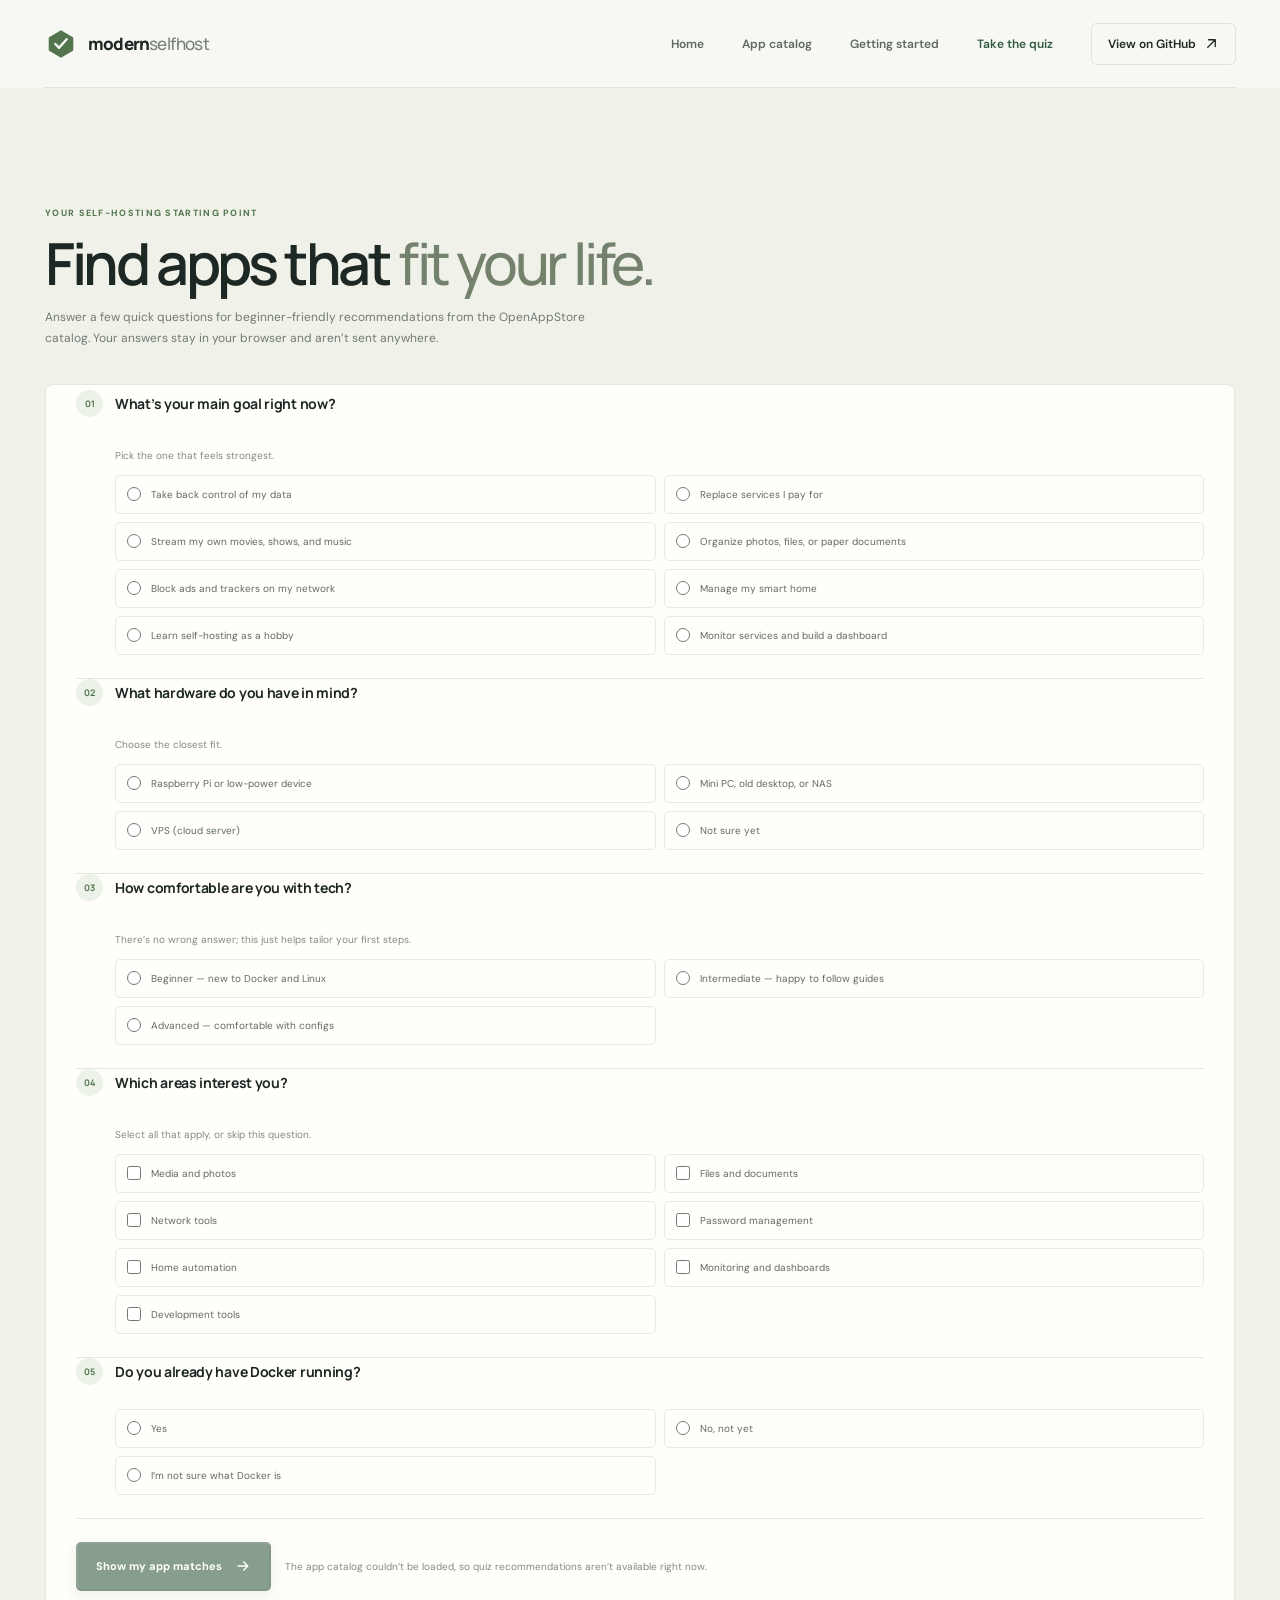
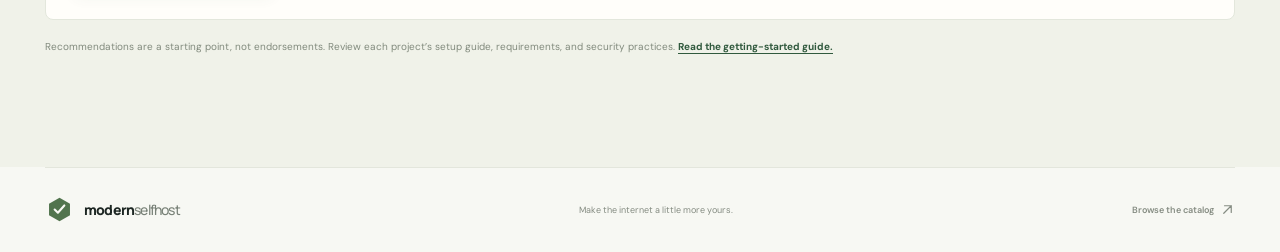
<file: quiz.html>
<!doctype html>
<html lang="en">
  <head>
    <meta charset="utf-8">
    <meta name="viewport" content="width=device-width, initial-scale=1">
    <meta name="description" content="Take a beginner-friendly self-hosting quiz for app suggestions based on your goals, interests, experience, and hardware.">
    <meta name="theme-color" content="#f7f8f3">
    <title>Self-Hosting Discovery Quiz — Modern Self Host</title>
    <link rel="preconnect" href="https://fonts.googleapis.com">
    <link rel="preconnect" href="https://fonts.gstatic.com" crossorigin>
    <link href="https://fonts.googleapis.com/css2?family=DM+Sans:wght@400;500;600;700&family=Manrope:wght@400;500;600;700;800&display=swap" rel="stylesheet">
    <link rel="stylesheet" href="/styles.css">
    <script src="/script.js" defer></script>
  </head>
  <body>
    <header class="site-header">
      <a class="brand" href="/index.html" aria-label="Modern Self Host home">
        <span class="brand-mark" aria-hidden="true">
          <svg viewBox="0 0 36 36" fill="none"><path d="M18 3.5 31 11v14L18 32.5 5 25V11L18 3.5Z" fill="currentColor" /><path d="m12 18 4 4 8-9" stroke="#F7F8F3" stroke-width="2.6" stroke-linecap="round" stroke-linejoin="round" /></svg>
        </span>
        <span>modern<span class="brand-light">selfhost</span></span>
      </a>
      <button class="menu-toggle" type="button" aria-expanded="false" aria-controls="primary-nav">
        <span class="sr-only">Toggle navigation</span><span></span><span></span>
      </button>
      <nav class="site-nav" id="primary-nav" aria-label="Main navigation">
        <a href="/index.html">Home</a>
        <a href="/apps.html">App catalog</a>
        <a href="/getting-started.html">Getting started</a>
        <a href="/quiz.html" aria-current="page">Take the quiz</a>
        <a class="nav-github" href="https://github.com/ModernSelfHost/Site" target="_blank" rel="noreferrer">View on GitHub<svg viewBox="0 0 20 20" fill="none" aria-hidden="true"><path d="M5 15 15 5M6 5h9v9" stroke="currentColor" stroke-width="1.7" stroke-linecap="round" stroke-linejoin="round" /></svg></a>
      </nav>
    </header>

    <main>
      <section class="quiz-page section-pad">
        <div class="page-wrap">
          <div class="quiz-heading">
            <span class="section-kicker">Your self-hosting starting point</span>
            <h1>Find apps that <span class="heading-light">fit your life.</span></h1>
            <p>Answer a few quick questions for beginner-friendly recommendations from the OpenAppStore catalog. Your answers stay in your browser and aren’t sent anywhere.</p>
          </div>
          <form class="quiz-form" id="discovery-quiz">
            <fieldset class="quiz-question">
              <legend><span class="quiz-number">01</span><span>What’s your main goal right now?</span></legend>
              <p class="quiz-hint">Pick the one that feels strongest.</p>
              <div class="quiz-options quiz-options-grid">
                <label class="quiz-option"><input type="radio" name="goal" value="privacy" required><span>Take back control of my data</span></label>
                <label class="quiz-option"><input type="radio" name="goal" value="subscriptions"><span>Replace services I pay for</span></label>
                <label class="quiz-option"><input type="radio" name="goal" value="media"><span>Stream my own movies, shows, and music</span></label>
                <label class="quiz-option"><input type="radio" name="goal" value="organize"><span>Organize photos, files, or paper documents</span></label>
                <label class="quiz-option"><input type="radio" name="goal" value="network"><span>Block ads and trackers on my network</span></label>
                <label class="quiz-option"><input type="radio" name="goal" value="home"><span>Manage my smart home</span></label>
                <label class="quiz-option"><input type="radio" name="goal" value="learn"><span>Learn self-hosting as a hobby</span></label>
                <label class="quiz-option"><input type="radio" name="goal" value="monitor"><span>Monitor services and build a dashboard</span></label>
              </div>
            </fieldset>

            <fieldset class="quiz-question">
              <legend><span class="quiz-number">02</span><span>What hardware do you have in mind?</span></legend>
              <p class="quiz-hint">Choose the closest fit.</p>
              <div class="quiz-options quiz-options-grid">
                <label class="quiz-option"><input type="radio" name="hardware" value="pi" required><span>Raspberry Pi or low-power device</span></label>
                <label class="quiz-option"><input type="radio" name="hardware" value="nas"><span>Mini PC, old desktop, or NAS</span></label>
                <label class="quiz-option"><input type="radio" name="hardware" value="vps"><span>VPS (cloud server)</span></label>
                <label class="quiz-option"><input type="radio" name="hardware" value="unsure"><span>Not sure yet</span></label>
              </div>
            </fieldset>

            <fieldset class="quiz-question">
              <legend><span class="quiz-number">03</span><span>How comfortable are you with tech?</span></legend>
              <p class="quiz-hint">There’s no wrong answer; this just helps tailor your first steps.</p>
              <div class="quiz-options quiz-options-grid">
                <label class="quiz-option"><input type="radio" name="experience" value="beginner" required><span>Beginner — new to Docker and Linux</span></label>
                <label class="quiz-option"><input type="radio" name="experience" value="intermediate"><span>Intermediate — happy to follow guides</span></label>
                <label class="quiz-option"><input type="radio" name="experience" value="advanced"><span>Advanced — comfortable with configs</span></label>
              </div>
            </fieldset>

            <fieldset class="quiz-question">
              <legend><span class="quiz-number">04</span><span>Which areas interest you?</span></legend>
              <p class="quiz-hint">Select all that apply, or skip this question.</p>
              <div class="quiz-options quiz-options-grid">
                <label class="quiz-option"><input type="checkbox" name="interests" value="media"><span>Media and photos</span></label>
                <label class="quiz-option"><input type="checkbox" name="interests" value="files"><span>Files and documents</span></label>
                <label class="quiz-option"><input type="checkbox" name="interests" value="network"><span>Network tools</span></label>
                <label class="quiz-option"><input type="checkbox" name="interests" value="security"><span>Password management</span></label>
                <label class="quiz-option"><input type="checkbox" name="interests" value="home"><span>Home automation</span></label>
                <label class="quiz-option"><input type="checkbox" name="interests" value="monitoring"><span>Monitoring and dashboards</span></label>
                <label class="quiz-option"><input type="checkbox" name="interests" value="dev"><span>Development tools</span></label>
              </div>
            </fieldset>

            <fieldset class="quiz-question">
              <legend><span class="quiz-number">05</span><span>Do you already have Docker running?</span></legend>
              <div class="quiz-options quiz-options-grid">
                <label class="quiz-option"><input type="radio" name="docker" value="yes" required><span>Yes</span></label>
                <label class="quiz-option"><input type="radio" name="docker" value="no"><span>No, not yet</span></label>
                <label class="quiz-option"><input type="radio" name="docker" value="unsure"><span>I’m not sure what Docker is</span></label>
              </div>
            </fieldset>

            <div class="quiz-submit-row">
              <button class="button button-primary" id="quiz-submit" type="submit" disabled>
                Show my app matches
                <svg viewBox="0 0 20 20" fill="none" aria-hidden="true">
                  <path d="M4 10h12m-5-5 5 5-5 5" stroke="currentColor" stroke-width="1.8" stroke-linecap="round" stroke-linejoin="round" />
                </svg>
              </button>
              <span class="quiz-submit-hint" id="quiz-catalog-status" role="status">Loading the app catalog…</span>
            </div>
          </form>
          <section class="quiz-results" id="quiz-results" aria-live="polite" aria-labelledby="quiz-result-title" hidden></section>
          <p class="quiz-page-note">Recommendations are a starting point, not endorsements. Review each project’s setup guide, requirements, and security practices. <a href="/getting-started.html">Read the getting-started guide.</a></p>
        </div>
      </section>
    </main>

    <footer class="site-footer page-wrap">
      <a class="brand footer-brand" href="/index.html" aria-label="Modern Self Host home">
        <span class="brand-mark" aria-hidden="true"><svg viewBox="0 0 36 36" fill="none"><path d="M18 3.5 31 11v14L18 32.5 5 25V11L18 3.5Z" fill="currentColor" /><path d="m12 18 4 4 8-9" stroke="#F7F8F3" stroke-width="2.6" stroke-linecap="round" stroke-linejoin="round" /></svg></span>
        <span>modern<span class="brand-light">selfhost</span></span>
      </a>
      <span class="footer-note">Make the internet a little more yours.</span>
      <a class="footer-link" href="/apps.html">Browse the catalog<svg viewBox="0 0 20 20" fill="none" aria-hidden="true"><path d="M5 15 15 5M6 5h9v9" stroke="currentColor" stroke-width="1.6" stroke-linecap="round" stroke-linejoin="round" /></svg></a>
    </footer>
  </body>
</html>
</file>
<file: styles.css>
:root {
  color-scheme: light;
  --paper: #f7f8f3;
  --paper-warm: #f0f2e9;
  --ink: #1d2723;
  --muted: #717a73;
  --green: #51744d;
  --green-deep: #315a3e;
  --lime: #d3ec73;
  --line: #e3e6dc;
  --font-display: "Manrope", sans-serif;
  --font-body: "DM Sans", sans-serif;
}

* { box-sizing: border-box; }
html { scroll-behavior: smooth; scroll-padding-top: 96px; }
body { margin: 0; background: var(--paper); color: var(--ink); font-family: var(--font-body); -webkit-font-smoothing: antialiased; }
a { color: inherit; text-decoration: none; }
button { font: inherit; }
::selection { color: var(--ink); background: var(--lime); }
.page-wrap { width: min(1190px, calc(100% - 88px)); margin-inline: auto; }
.section-pad { padding-block: 112px; }
.sr-only { position: absolute; width: 1px; height: 1px; padding: 0; margin: -1px; overflow: hidden; clip: rect(0, 0, 0, 0); white-space: nowrap; border: 0; }

.site-header { position: relative; z-index: 5; width: min(1340px, calc(100% - 88px)); height: 88px; margin-inline: auto; display: flex; align-items: center; justify-content: space-between; border-bottom: 1px solid rgba(32, 45, 37, .1); }
.brand { display: inline-flex; align-items: center; gap: 10px; font-family: var(--font-display); font-size: 17px; font-weight: 800; letter-spacing: -.8px; }
.brand-mark { display: grid; width: 34px; height: 34px; color: var(--green); }
.brand-mark svg { width: 100%; }
.brand-light { font-weight: 500; color: #788177; }
.site-nav { display: flex; align-items: center; gap: 38px; color: #5f6961; font-size: 12px; font-weight: 600; }
.site-nav > a:not(.nav-github):hover, .footer-link:hover { color: var(--green); }
.site-nav > a[aria-current="page"] { color: var(--green-deep); }
.nav-github { display: inline-flex; align-items: center; gap: 8px; padding: 12px 16px; border: 1px solid #dfe3d8; border-radius: 6px; color: var(--ink); transition: background .2s, border-color .2s; }
.nav-github:hover { background: white; border-color: #b6c2ad; }
.nav-github svg, .footer-link svg { width: 15px; height: 15px; }
.menu-toggle { display: none; }

.hero { position: relative; min-height: 601px; display: grid; grid-template-columns: 1.04fr .96fr; align-items: center; padding-top: 22px; padding-bottom: 43px; }
.hero-copy { position: relative; z-index: 1; padding-bottom: 8px; }
.eyebrow { display: inline-flex; align-items: center; gap: 10px; color: #687365; font-size: 9px; font-weight: 700; letter-spacing: 1.35px; }
.eyebrow > svg { width: 14px; height: 14px; color: var(--green); transition: transform .2s; }
.eyebrow:hover > svg { transform: translateX(3px); }
.eyebrow-dot { width: 7px; height: 7px; border-radius: 50%; background: #89a961; box-shadow: 0 0 0 4px #e8eddd; }
h1, h2, h3, p { margin-top: 0; }
.hero h1 { margin: 24px 0 19px; font-family: var(--font-display); font-size: clamp(62px, 7.2vw, 94px); font-weight: 700; letter-spacing: -7.2px; line-height: .99; }
.accent-word { color: var(--green); font-weight: 500; }
.hero-lede { max-width: 425px; margin-bottom: 27px; color: #707971; font-size: 14px; line-height: 1.85; }
.hero-actions { display: flex; align-items: center; gap: 23px; }
.button { display: inline-flex; min-height: 49px; align-items: center; justify-content: center; gap: 13px; padding: 0 18px; border-radius: 5px; font-size: 11px; font-weight: 700; transition: background .2s, transform .2s; }
.button:hover { transform: translateY(-2px); }
.button svg { width: 16px; height: 16px; }
.button-primary { background: var(--green-deep); color: white; box-shadow: 0 5px 14px rgba(49, 90, 62, .13); }
.button-primary:hover { background: #254932; }
.button-text { min-height: 42px; padding-inline: 0; color: #69736b; font-size: 10px; }
.button-text:hover { color: var(--green-deep); }
.hero-note { display: flex; align-items: center; gap: 12px; margin-top: 42px; color: #818980; font-size: 10px; }
.note-avatars { display: flex; padding-left: 4px; }
.note-avatar { display: grid; width: 23px; height: 23px; place-items: center; margin-left: -4px; border: 2px solid var(--paper); border-radius: 50%; font-size: 12px; }
.avatar-one { color: #557a46; background: #dce8c8; }
.avatar-two { color: #785b95; background: #e8dded; }
.avatar-three { color: #ab754e; background: #f3ddc8; }

.hero-art { position: relative; display: flex; height: 470px; align-items: center; justify-content: center; isolation: isolate; }
.art-glow { position: absolute; z-index: -2; width: 370px; height: 370px; border-radius: 50%; background: radial-gradient(circle, rgba(210, 223, 185, .67) 0%, rgba(222, 230, 203, .45) 34%, rgba(241, 242, 231, .1) 69%, transparent 72%); }
.orbit { position: absolute; z-index: -1; border: 1px solid rgba(93, 120, 81, .12); border-radius: 50%; transform: rotate(-24deg); }
.orbit-one { width: 450px; height: 200px; }
.orbit-two { width: 400px; height: 288px; transform: rotate(38deg); }
.orbit-three { width: 306px; height: 385px; transform: rotate(61deg); }
.orbit-dot { position: absolute; z-index: 1; width: 9px; height: 9px; border: 2px solid var(--paper); border-radius: 50%; background: #75945d; box-shadow: 0 0 0 1px #75945d; }
.dot-one { top: 62px; left: 79px; }
.dot-two { top: 100px; right: 51px; width: 7px; height: 7px; background: #d4a47b; box-shadow: 0 0 0 1px #d4a47b; }
.dot-three { right: 107px; bottom: 60px; width: 6px; height: 6px; background: #909cb0; box-shadow: 0 0 0 1px #909cb0; }
.server { position: relative; z-index: 2; width: 232px; padding: 11px 11px 10px; border: 1px solid #e8e9df; border-radius: 10px; background: #fffefa; box-shadow: 0 34px 70px rgba(56, 71, 45, .13), 0 7px 17px rgba(56, 71, 45, .07); transform: rotate(-4deg); }
.server-top { display: flex; height: 24px; align-items: center; gap: 4px; padding: 0 3px 8px; }
.server-top > span { width: 5px; height: 5px; border-radius: 50%; background: #d5dacd; }
.server-top > span:first-child { background: #deaa91; }
.server-top > span:nth-child(2) { background: #e9d291; }
.server-top > span:nth-child(3) { background: #a4bf91; }
.server-top i { margin-left: auto; color: #9aa095; font-size: 6px; font-style: normal; font-weight: 700; letter-spacing: 1.05px; }
.server-screen { position: relative; display: flex; height: 236px; flex-direction: column; justify-content: flex-end; overflow: hidden; padding: 20px; border: 1px solid #eeefe4; border-radius: 6px; background: linear-gradient(155deg, #f3f5e9 0%, #e8edda 62%, #e2e8d3 100%); }
.screen-orb { position: absolute; top: 19px; right: 15px; display: grid; width: 134px; height: 134px; place-items: center; border: 1px solid rgba(100, 131, 76, .2); border-radius: 50%; }
.screen-orb::before, .screen-orb::after { position: absolute; content: ""; border: 1px solid rgba(100, 131, 76, .2); border-radius: 50%; }
.screen-orb::before { inset: 12px; }
.screen-orb::after { inset: 27px; border-color: rgba(100, 131, 76, .34); }
.screen-orb span { z-index: 1; width: 39px; height: 39px; border-radius: 50%; background: #78965f; box-shadow: 0 0 35px rgba(98, 134, 73, .36); }
.screen-title { position: relative; z-index: 2; font-family: var(--font-display); font-size: 23px; font-weight: 600; letter-spacing: -1.2px; line-height: 1.14; }
.screen-status { display: flex; align-items: center; gap: 6px; margin-top: 14px; color: #75816d; font-size: 6px; font-weight: 700; letter-spacing: 1px; }
.screen-status span { width: 5px; height: 5px; border-radius: 50%; background: #83a365; }
.server-base { display: flex; height: 23px; align-items: center; gap: 5px; padding: 8px 3px 0; }
.server-base span { width: 5px; height: 5px; border-radius: 50%; background: #cdd2c8; }
.server-base b { margin-left: auto; color: #9ab67a; font-size: 8px; }
.float-card { position: absolute; z-index: 3; display: flex; min-width: 207px; align-items: center; gap: 10px; padding: 10px 11px; border: 1px solid #edece3; border-radius: 7px; background: rgba(255, 254, 250, .96); box-shadow: 0 12px 28px rgba(48, 57, 42, .09); }
.float-card-top { top: 90px; right: 9px; }
.float-card-bottom { bottom: 84px; left: 2px; }
.app-icon { display: grid; width: 31px; height: 31px; flex: 0 0 31px; place-items: center; border-radius: 7px; }
.app-icon svg { width: 19px; height: 19px; }
.icon-photo { color: #4f7658; background: #e4eddd; }
.icon-cloud { color: #826a9b; background: #eee8f3; }
.float-card strong, .float-card small { display: block; }
.float-card strong { margin-bottom: 3px; font-size: 9px; font-weight: 700; }
.float-card small { color: #92978d; font-size: 8px; }
.card-check { display: grid; width: 15px; height: 15px; flex: 0 0 15px; place-items: center; margin-left: auto; border-radius: 50%; background: #edf2e8; color: #557a4c; font-size: 9px; }
.hero-art-caption { position: absolute; right: 14px; bottom: 17px; display: flex; align-items: center; gap: 7px; color: #92978e; font-size: 8px; }
.hero-art-caption span { width: 5px; height: 5px; border-radius: 50%; background: #83a365; }

.trust-strip { border-block: 1px solid var(--line); background: #f3f4ed; }
.trust-inner { display: flex; min-height: 69px; align-items: center; justify-content: space-between; gap: 18px; color: #788077; font-size: 8px; font-weight: 700; letter-spacing: 1.1px; }
.trust-inner i { width: 4px; height: 4px; flex: 0 0 4px; border-radius: 50%; background: #9caf89; }

.why-section { background: #fffefa; }
.why-layout { display: grid; grid-template-columns: .88fr 1.12fr; align-items: center; gap: 81px; }
.section-kicker { display: inline-block; margin-bottom: 17px; color: var(--green); font-size: 9px; font-weight: 700; letter-spacing: 1.3px; text-transform: uppercase; }
.section-intro h2, .explore-heading h2, .start-copy h2, .faq-layout h2, .closing-card h2 { margin-bottom: 19px; font-family: var(--font-display); font-size: clamp(35px, 4vw, 49px); font-weight: 600; letter-spacing: -2.7px; line-height: 1.13; }
.section-intro > p, .start-copy > p { max-width: 365px; margin-bottom: 20px; color: var(--muted); font-size: 12px; line-height: 1.9; }
.inline-link { display: inline-flex; align-items: center; gap: 9px; color: var(--green-deep); font-size: 10px; font-weight: 700; }
.inline-link svg { width: 15px; height: 15px; transition: transform .2s; }
.inline-link:hover svg { transform: translateX(3px); }
.value-cards { display: grid; grid-template-columns: 1fr 1fr; gap: 13px; }
.value-card { position: relative; min-height: 198px; padding: 21px 20px 34px; border: 1px solid transparent; border-radius: 7px; }
.value-card:first-child { grid-row: span 2; min-height: 326px; padding-top: 24px; }
.value-card-green { background: #f0f4e8; border-color: #e9eee0; }
.value-card-lilac { background: #f2eff5; border-color: #eeeaf1; }
.value-card-peach { background: #f6f1e8; border-color: #f1ece2; }
.value-icon { display: grid; width: 34px; height: 34px; place-items: center; margin-bottom: 20px; border-radius: 7px; background: rgba(255,255,255,.62); color: var(--green); }
.value-icon svg { width: 19px; height: 19px; }
.value-card h3 { margin-bottom: 8px; font-family: var(--font-display); font-size: 13px; font-weight: 700; letter-spacing: -.25px; }
.value-card p { margin-bottom: 0; color: #737b72; font-size: 10px; line-height: 1.75; }
.value-card:first-child p { max-width: 170px; }
.card-number { position: absolute; bottom: 16px; left: 20px; color: #8d9688; font-size: 7px; font-weight: 700; letter-spacing: 1px; }

.quiz-promo { background: #f0f2e9; }
.quiz-promo .quiz-heading { margin-bottom: 20px; }
.quiz-page { min-height: calc(100vh - 173px); background: #f0f2e9; }
.quiz-heading h1 { margin: 0 0 12px; font-family: var(--font-display); font-size: clamp(42px, 5vw, 58px); font-weight: 600; letter-spacing: -3.4px; line-height: 1.1; }
.quiz-heading { max-width: 690px; margin-bottom: 34px; }
.quiz-heading .section-kicker { margin-bottom: 12px; }
.quiz-heading h2 { margin-bottom: 12px; font-family: var(--font-display); font-size: clamp(36px, 4vw, 49px); font-weight: 600; letter-spacing: -2.7px; line-height: 1.13; }
.quiz-heading > p { max-width: 570px; margin-bottom: 0; color: var(--muted); font-size: 12px; line-height: 1.8; }
.quiz-form { padding: 5px 30px 28px; border: 1px solid #e3e7dc; border-radius: 8px; background: #fffefa; }
.quiz-question { min-width: 0; margin: 0; padding: 24px 0 23px; border: 0; border-bottom: 1px solid var(--line); }
.quiz-question legend { display: flex; width: 100%; align-items: center; gap: 12px; padding: 0; font-family: var(--font-display); font-size: 14px; font-weight: 700; letter-spacing: -.3px; }
.quiz-number { display: grid; width: 27px; height: 27px; flex: 0 0 27px; place-items: center; border-radius: 50%; background: #edf2e8; color: var(--green); font-size: 9px; letter-spacing: 0; }
.quiz-hint { margin: 8px 0 13px 39px; color: #838b80; font-size: 10px; }
.quiz-options { display: grid; gap: 8px; }
.quiz-options-grid { grid-template-columns: repeat(2, minmax(0, 1fr)); margin-left: 39px; }
.quiz-option { display: flex; min-height: 39px; align-items: center; gap: 10px; padding: 8px 11px; border: 1px solid #e9ebe3; border-radius: 5px; background: #fffefa; color: #606b61; cursor: pointer; font-size: 10px; line-height: 1.5; transition: background .16s, border-color .16s, color .16s; }
.quiz-option:hover { border-color: #cbd6c2; background: #fafbf7; }
.quiz-option:has(input:checked) { border-color: #94aa83; background: #f1f5ea; color: #354c38; }
.quiz-option input { width: 14px; height: 14px; flex: 0 0 14px; margin: 0; accent-color: var(--green-deep); }
.quiz-option:focus-within { outline: 2px solid #829c71; outline-offset: 2px; }
.quiz-submit-row { display: flex; flex-wrap: wrap; align-items: center; gap: 14px; padding-top: 23px; }
.quiz-submit-row .button:disabled { cursor: not-allowed; opacity: .58; transform: none; }
.quiz-submit-hint { color: #838b80; font-size: 10px; }
.quiz-results { margin-top: 32px; padding: 28px; border: 1px solid #dfe5d6; border-radius: 8px; background: #fffefa; }
.quiz-results[hidden] { display: none; }
.quiz-results h3 { margin: 0 0 9px; font-family: var(--font-display); font-size: 23px; font-weight: 700; letter-spacing: -1px; }
.quiz-results > p { max-width: 700px; margin: 0 0 24px; color: var(--muted); font-size: 11px; line-height: 1.8; }
.quiz-result-group + .quiz-result-group { margin-top: 25px; padding-top: 23px; border-top: 1px solid var(--line); }
.quiz-result-group h4 { margin: 0 0 13px; font-family: var(--font-display); font-size: 13px; font-weight: 700; }
.quiz-result-apps { display: grid; grid-template-columns: repeat(3, minmax(0, 1fr)); gap: 11px; }
.quiz-result-app { display: flex; min-width: 0; flex-direction: column; align-items: flex-start; padding: 15px; border: 1px solid #e6e8df; border-radius: 6px; background: #fffefa; }
.quiz-result-app .app-logo { margin-bottom: 11px; }
.quiz-result-app strong { margin-bottom: 6px; font-family: var(--font-display); font-size: 12px; }
.quiz-result-app .app-description { margin-bottom: 11px; }
.quiz-result-app > a { margin-top: auto; color: var(--green-deep); font-size: 9px; font-weight: 700; text-underline-offset: 3px; }
.quiz-result-app > a:hover { text-decoration: underline; }
.quiz-path-intro { margin: -4px 0 14px; color: var(--muted); font-size: 10px; line-height: 1.7; }
.quiz-hardware-note { margin: 20px 0 0 !important; padding: 13px 15px; border-left: 3px solid #91a77e; background: #f3f5ed; color: #626d60 !important; }
.quiz-retake { margin-top: 21px; padding: 0; border: 0; background: none; color: var(--green-deep); cursor: pointer; font: inherit; font-size: 10px; font-weight: 700; text-decoration: underline; text-underline-offset: 3px; }
.quiz-page-note { margin: 18px 0 0; color: #818a7d; font-size: 10px; line-height: 1.7; }
.quiz-page-note a { color: var(--green-deep); font-weight: 700; text-decoration: underline; text-underline-offset: 3px; }

.explore-section { background: var(--paper); }
.explore-heading { display: flex; align-items: flex-end; justify-content: space-between; gap: 30px; margin-bottom: 38px; }
.explore-heading .section-kicker { margin-bottom: 12px; }
.explore-heading h2 { margin-bottom: 0; }
.heading-light { color: #74816d; font-weight: 500; }
.explore-heading > p { max-width: 315px; margin-bottom: 4px; color: var(--muted); font-size: 11px; line-height: 1.8; }
.app-grid { display: grid; grid-template-columns: repeat(4, 1fr); gap: 13px; }
.app-status { margin: 0 0 16px; color: #818a7d; font-size: 10px; }
.app-status:empty { display: none; }
.app-card { display: flex; min-height: 204px; flex-direction: column; align-items: flex-start; padding: 17px 16px 15px; border: 1px solid #e6e8df; border-radius: 6px; background: #fffefa; }
.app-logo { display: block; width: 44px; height: 44px; margin-bottom: 15px; border: 1px solid rgba(29, 39, 35, .06); border-radius: 10px; object-fit: cover; }
.app-type { margin-bottom: 7px; color: #90958b; font-size: 7px; font-weight: 700; letter-spacing: 1px; text-transform: uppercase; }
.app-card > strong { margin-bottom: 5px; font-family: var(--font-display); font-size: 14px; font-weight: 700; letter-spacing: -.45px; }
.app-description { max-width: 220px; margin-bottom: 14px; color: #747d74; font-size: 9px; line-height: 1.6; }
.app-meta { display: flex; width: 100%; gap: 8px; margin-top: auto; padding-top: 9px; border-top: 1px solid #eff0e9; color: #92988f; font-size: 7px; font-weight: 600; letter-spacing: .45px; text-transform: uppercase; }
.app-meta span + span { padding-left: 8px; border-left: 1px solid #e6e8df; }
.app-detail-link { margin-top: 11px; color: var(--green-deep); font-size: 9px; font-weight: 700; text-underline-offset: 3px; }
.app-detail-link:hover { text-decoration: underline; }
.app-load-error { padding: 18px; border: 1px solid #ead8cf; border-radius: 6px; background: #fbf2ed; color: #8c4d39; font-size: 11px; }
.app-disclaimer { margin: 15px 0 0; color: #92988f; font-size: 9px; line-height: 1.65; }
.app-catalog-link, .catalog-back-link { margin-top: 22px; }

.catalog-page { min-height: calc(100vh - 173px); background: #fffefa; }
.page-heading { max-width: 690px; margin-bottom: 34px; }
.page-heading h1, .guide-hero h1 { margin: 0 0 15px; font-family: var(--font-display); font-size: clamp(48px, 6vw, 72px); font-weight: 600; letter-spacing: -5px; line-height: 1.03; }
.page-heading > p, .guide-hero > .page-wrap > p { max-width: 590px; margin-bottom: 0; color: var(--muted); font-size: 12px; line-height: 1.9; }
.catalog-controls { display: grid; grid-template-columns: minmax(0, 1fr) 230px; gap: 13px; margin-bottom: 20px; }
.catalog-field { display: flex; flex-direction: column; gap: 7px; color: #727c70; font-size: 9px; font-weight: 700; }
.catalog-field input, .catalog-field select { width: 100%; min-height: 43px; padding: 0 12px; border: 1px solid #e1e5db; border-radius: 5px; background: #fffefa; color: var(--ink); font: inherit; font-size: 11px; }
.catalog-field input::placeholder { color: #a0a59d; }
.catalog-field input:focus, .catalog-field select:focus { border-color: #91a77e; outline: 2px solid rgba(81, 116, 77, .12); }
.catalog-empty { padding: 22px; border: 1px dashed #dfe4d8; border-radius: 6px; color: var(--muted); font-size: 11px; text-align: center; }
.catalog-back-link { display: inline-flex; }

.guide-hero { background: #f0f2e9; }
.guide-hero > .page-wrap > p { margin-bottom: 24px; }
.guide-hero .hero-actions { flex-wrap: wrap; }
.guide-section, .guide-hardware { background: #fffefa; }
.guide-hardware { background: #f7f8f3; }
.guide-section-heading { max-width: 680px; margin-bottom: 34px; }
.guide-section-heading .section-kicker { margin-bottom: 12px; }
.guide-section-heading h2, .safety-layout h2 { margin-bottom: 13px; font-family: var(--font-display); font-size: clamp(34px, 4vw, 47px); font-weight: 600; letter-spacing: -2.5px; line-height: 1.12; }
.guide-section-heading > p { margin-bottom: 0; color: var(--muted); font-size: 11px; line-height: 1.8; }
.guide-steps { border-top: 1px solid var(--line); }
.guide-step { display: grid; grid-template-columns: 39px 1fr; gap: 17px; padding: 21px 0; border-bottom: 1px solid var(--line); }
.guide-step > span { color: #718767; font-family: var(--font-display); font-size: 11px; font-weight: 700; }
.guide-step h3, .guide-card h3, .path-card h3 { margin-bottom: 7px; font-family: var(--font-display); font-size: 14px; font-weight: 700; }
.guide-step p { max-width: 770px; margin-bottom: 0; color: var(--muted); font-size: 10px; line-height: 1.8; }
.guide-cards { display: grid; grid-template-columns: repeat(3, minmax(0, 1fr)); gap: 13px; }
.guide-card, .path-card { padding: 22px 20px; border: 1px solid #e5e8df; border-radius: 7px; background: #fffefa; }
.guide-card-tag { display: inline-block; margin-bottom: 13px; color: #849079; font-size: 7px; font-weight: 700; letter-spacing: 1px; }
.guide-card > p { margin-bottom: 11px; color: var(--muted); font-size: 10px; line-height: 1.8; }
.guide-card > p:last-child { margin-bottom: 0; }
.guide-apps strong { display: block; margin-bottom: 4px; color: #4a5948; font-size: 9px; }
.guide-card .guide-caution { padding: 10px 11px; border-left: 2px solid #d5bd85; background: #fbf7ed; color: #766b53; font-size: 9px; }
.path-grid { display: grid; grid-template-columns: repeat(4, minmax(0, 1fr)); gap: 12px; }
.path-card { padding: 19px 16px; }
.path-card h3 { min-height: 34px; }
.path-card ol { margin: 0; padding-left: 20px; color: #737d72; font-size: 10px; line-height: 1.8; }
.path-card li { padding-left: 2px; }
.safety-layout { display: grid; grid-template-columns: .9fr 1.1fr; gap: 75px; }
.safety-layout h2 { max-width: 410px; margin-bottom: 0; }
.safety-copy p { margin-bottom: 15px; color: var(--muted); font-size: 11px; line-height: 1.85; }
.safety-copy .inline-link { margin-top: 4px; }
.guide-safety { background: #e9edde; }

.start-section { background: #e9edde; }
.start-layout { display: grid; grid-template-columns: .85fr 1.15fr; align-items: center; gap: 86px; }
.start-copy h2 { margin-bottom: 17px; font-size: clamp(43px, 5vw, 57px); letter-spacing: -3.4px; }
.start-copy > p { margin-bottom: 25px; }
.button-dark { background: #263d30; color: #fff; }
.button-dark:hover { background: #192e23; }
.steps { border-top: 1px solid #d2dac8; }
.step { display: grid; grid-template-columns: 38px 1fr 22px; align-items: start; gap: 15px; padding: 20px 0; border-bottom: 1px solid #d2dac8; }
.step-number { padding-top: 2px; color: #718767; font-family: var(--font-display); font-size: 10px; font-weight: 700; }
.step h3 { margin-bottom: 5px; font-family: var(--font-display); font-size: 12px; font-weight: 700; }
.step p { margin-bottom: 0; color: #798276; font-size: 9px; line-height: 1.65; }
.step-mark { color: #87977a; font-size: 13px; }

.faq-section { padding-block: 100px 112px; background: #fffefa; }
.faq-layout { display: grid; grid-template-columns: .8fr 1.2fr; gap: 95px; }
.faq-layout h2 { font-size: clamp(36px, 4vw, 48px); }
.faq-list { border-top: 1px solid var(--line); }
.faq-list details { border-bottom: 1px solid var(--line); }
.faq-list summary { position: relative; display: flex; min-height: 63px; align-items: center; justify-content: space-between; padding-right: 28px; cursor: pointer; list-style: none; font-family: var(--font-display); font-size: 12px; font-weight: 700; }
.faq-list summary::-webkit-details-marker { display: none; }
.faq-list summary > span, .faq-list summary > span::after { position: absolute; top: 50%; right: 3px; width: 13px; height: 1px; background: #6f8266; content: ""; transition: transform .2s; }
.faq-list summary > span::after { top: 0; right: 0; transform: rotate(90deg); }
.faq-list details[open] summary > span::after { transform: rotate(0); }
.faq-list details p { max-width: 560px; margin: -2px 0 20px; color: var(--muted); font-size: 10px; line-height: 1.85; }

.closing { padding-block: 0 85px; }
.closing-card { position: relative; display: flex; min-height: 331px; flex-direction: column; align-items: center; justify-content: center; overflow: hidden; border-radius: 8px; background: #e9eee0; text-align: center; }
.closing-card::before, .closing-card::after { position: absolute; width: 390px; height: 390px; border: 1px solid rgba(93, 120, 81, .13); border-radius: 50%; content: ""; }
.closing-card::before { top: -236px; left: -95px; }
.closing-card::after { right: -78px; bottom: -298px; width: 480px; height: 480px; }
.closing-card .section-kicker { margin-bottom: 12px; }
.closing-card h2 { margin-bottom: 11px; font-size: 38px; letter-spacing: -2.3px; }
.closing-card > p { margin-bottom: 18px; color: #768074; font-size: 10px; }
.closing-spark { position: absolute; top: 39px; left: calc(50% + 196px); color: #9cb179; font-size: 25px; }
.closing-stamp { position: absolute; top: 61px; right: 115px; display: grid; width: 78px; height: 78px; place-items: center; color: #627858; }
.closing-stamp svg { position: absolute; width: 100%; height: 100%; animation: spin 24s linear infinite; fill: currentColor; font-family: var(--font-body); font-size: 8.4px; font-weight: 700; letter-spacing: 1.8px; }
.closing-stamp > span { font-size: 23px; }
@keyframes spin { to { transform: rotate(360deg); } }

.site-footer { display: flex; min-height: 85px; align-items: center; justify-content: space-between; border-top: 1px solid var(--line); }
.footer-brand { font-size: 14px; }
.footer-brand .brand-mark { width: 29px; height: 29px; }
.footer-note, .footer-link { color: #858c82; font-size: 9px; }
.footer-link { display: inline-flex; align-items: center; gap: 6px; font-weight: 600; }

@media (min-width: 1440px) {
  .hero { min-height: 650px; }
}

@media (max-width: 900px) {
  .page-wrap, .site-header { width: min(100% - 52px, 720px); }
  .section-pad { padding-block: 86px; }
  .site-header { height: 76px; }
  .site-nav { gap: 21px; font-size: 11px; }
  .hero { min-height: 540px; grid-template-columns: 1fr .9fr; }
  .hero h1 { font-size: clamp(57px, 8vw, 76px); letter-spacing: -5.8px; }
  .hero-art { transform: scale(.85); transform-origin: center; margin-inline: -40px; }
  .why-layout { grid-template-columns: 1fr; gap: 43px; }
  .section-intro > p { max-width: 490px; }
  .value-cards { max-width: 600px; }
  .start-layout { grid-template-columns: .8fr 1.2fr; gap: 43px; }
  .faq-layout { gap: 47px; }
  .closing-stamp { right: 45px; }
  .guide-cards { grid-template-columns: 1fr 1fr; }
  .path-grid { grid-template-columns: 1fr 1fr; }
  .safety-layout { grid-template-columns: 1fr; gap: 30px; }
}

@media (max-width: 640px) {
  html { scroll-padding-top: 76px; }
  .page-wrap, .site-header { width: calc(100% - 40px); }
  .section-pad { padding-block: 70px; }
  .site-header { height: 70px; }
  .brand { font-size: 16px; }
  .menu-toggle { display: flex; width: 38px; height: 38px; flex-direction: column; align-items: center; justify-content: center; gap: 5px; padding: 0; border: 1px solid #e0e4da; border-radius: 5px; background: transparent; cursor: pointer; }
  .menu-toggle > span:not(.sr-only) { width: 16px; height: 1.5px; background: #35453a; transition: transform .2s; }
  .menu-toggle[aria-expanded="true"] > span:nth-of-type(2) { transform: translateY(3.2px) rotate(45deg); }
  .menu-toggle[aria-expanded="true"] > span:nth-of-type(3) { transform: translateY(-3.2px) rotate(-45deg); }
  .site-nav { position: absolute; top: calc(100% - 1px); right: -20px; left: -20px; display: none; align-items: stretch; gap: 0; padding: 8px 20px 18px; border-bottom: 1px solid var(--line); background: var(--paper); box-shadow: 0 12px 18px rgba(42, 57, 40, .06); }
  .site-nav.is-open { display: flex; flex-direction: column; }
  .site-nav > a:not(.nav-github) { padding: 13px 0; border-bottom: 1px solid #e9ebe3; }
  .nav-github { justify-content: center; margin-top: 14px; }
  .hero { min-height: auto; grid-template-columns: 1fr; padding-top: 57px; padding-bottom: 22px; }
  .hero h1 { margin-top: 22px; font-size: clamp(61px, 13vw, 80px); letter-spacing: -5.8px; }
  .hero-lede { max-width: 420px; font-size: 13px; }
  .hero-note { margin-top: 28px; font-size: 9px; }
  .hero-art { height: 365px; margin: 8px -35px -10px; transform: scale(.83); }
  .float-card-top { right: 0; }
  .float-card-bottom { left: 0; }
  .hero-art-caption { right: 22px; }
  .trust-inner { min-height: 74px; flex-wrap: wrap; justify-content: center; gap: 9px 13px; padding-block: 14px; font-size: 7px; letter-spacing: .8px; }
  .trust-inner i { width: 3px; height: 3px; flex-basis: 3px; }
  .section-intro h2, .explore-heading h2, .start-copy h2, .faq-layout h2 { font-size: 39px; letter-spacing: -2.2px; }
  .why-layout { gap: 33px; }
  .value-cards { gap: 9px; }
  .value-card { min-height: 187px; padding: 16px 13px 33px; }
  .value-card:first-child { min-height: 312px; padding-top: 20px; }
  .value-card h3 { font-size: 11px; }
  .value-card p { font-size: 9px; }
  .card-number { left: 13px; font-size: 6px; letter-spacing: .75px; }
  .quiz-heading h2 { font-size: 39px; letter-spacing: -2.2px; }
  .quiz-heading h1 { font-size: 43px; letter-spacing: -2.8px; }
  .quiz-form { padding: 4px 17px 20px; }
  .quiz-question { padding-block: 20px; }
  .quiz-question legend { gap: 9px; font-size: 12px; }
  .quiz-hint, .quiz-options-grid { margin-left: 0; }
  .quiz-options-grid { grid-template-columns: 1fr; }
  .quiz-option { min-height: 42px; }
  .quiz-submit-row { align-items: flex-start; flex-direction: column; gap: 10px; }
  .quiz-results { padding: 21px 16px; }
  .quiz-results h3 { font-size: 21px; }
  .quiz-result-apps { grid-template-columns: repeat(2, minmax(0, 1fr)); gap: 9px; }
  .quiz-result-app { padding: 12px; }
  .quiz-result-app .app-description { font-size: 8px; }
  .explore-heading { display: block; margin-bottom: 27px; }
  .explore-heading > p { margin-top: 13px; }
  .app-grid { grid-template-columns: 1fr 1fr; gap: 10px; }
  .app-card { min-height: 204px; padding: 16px 13px; }
  .app-logo { margin-bottom: 14px; }
  .app-description { font-size: 9px; }
  .app-disclaimer { font-size: 8px; }
  .catalog-controls { grid-template-columns: 1fr; }
  .catalog-page, .quiz-page { min-height: auto; }
  .page-heading h1, .guide-hero h1 { font-size: 49px; letter-spacing: -3.5px; }
  .guide-section-heading h2, .safety-layout h2 { font-size: 36px; letter-spacing: -2px; }
  .guide-cards, .path-grid { grid-template-columns: 1fr; }
  .guide-card, .path-card { padding: 19px 16px; }
  .path-card h3 { min-height: auto; }
  .guide-step { grid-template-columns: 30px 1fr; gap: 11px; }
  .start-layout { grid-template-columns: 1fr; gap: 35px; }
  .start-copy h2 { font-size: 49px; }
  .faq-section { padding-block: 72px 81px; }
  .faq-layout { grid-template-columns: 1fr; gap: 22px; }
  .faq-layout h2 br { display: none; }
  .faq-list summary { min-height: 59px; font-size: 11px; }
  .closing { padding-bottom: 53px; }
  .closing-card { min-height: 360px; padding: 33px 17px; }
  .closing-card h2 { font-size: 34px; }
  .closing-card > p { max-width: 270px; line-height: 1.7; }
  .closing-stamp { top: 19px; right: 22px; width: 56px; height: 56px; opacity: .65; }
  .closing-spark { top: 28px; left: 27px; font-size: 18px; }
  .site-footer { min-height: 101px; flex-wrap: wrap; gap: 0 15px; padding-block: 17px; }
  .footer-brand { font-size: 13px; }
  .footer-brand .brand-mark { width: 26px; height: 26px; }
  .footer-note { order: 2; width: 100%; font-size: 8px; }
  .footer-link { font-size: 8px; }
}

@media (prefers-reduced-motion: reduce) {
  *, *::before, *::after { scroll-behavior: auto !important; animation-duration: .01ms !important; animation-iteration-count: 1 !important; transition-duration: .01ms !important; }
}
</file>
